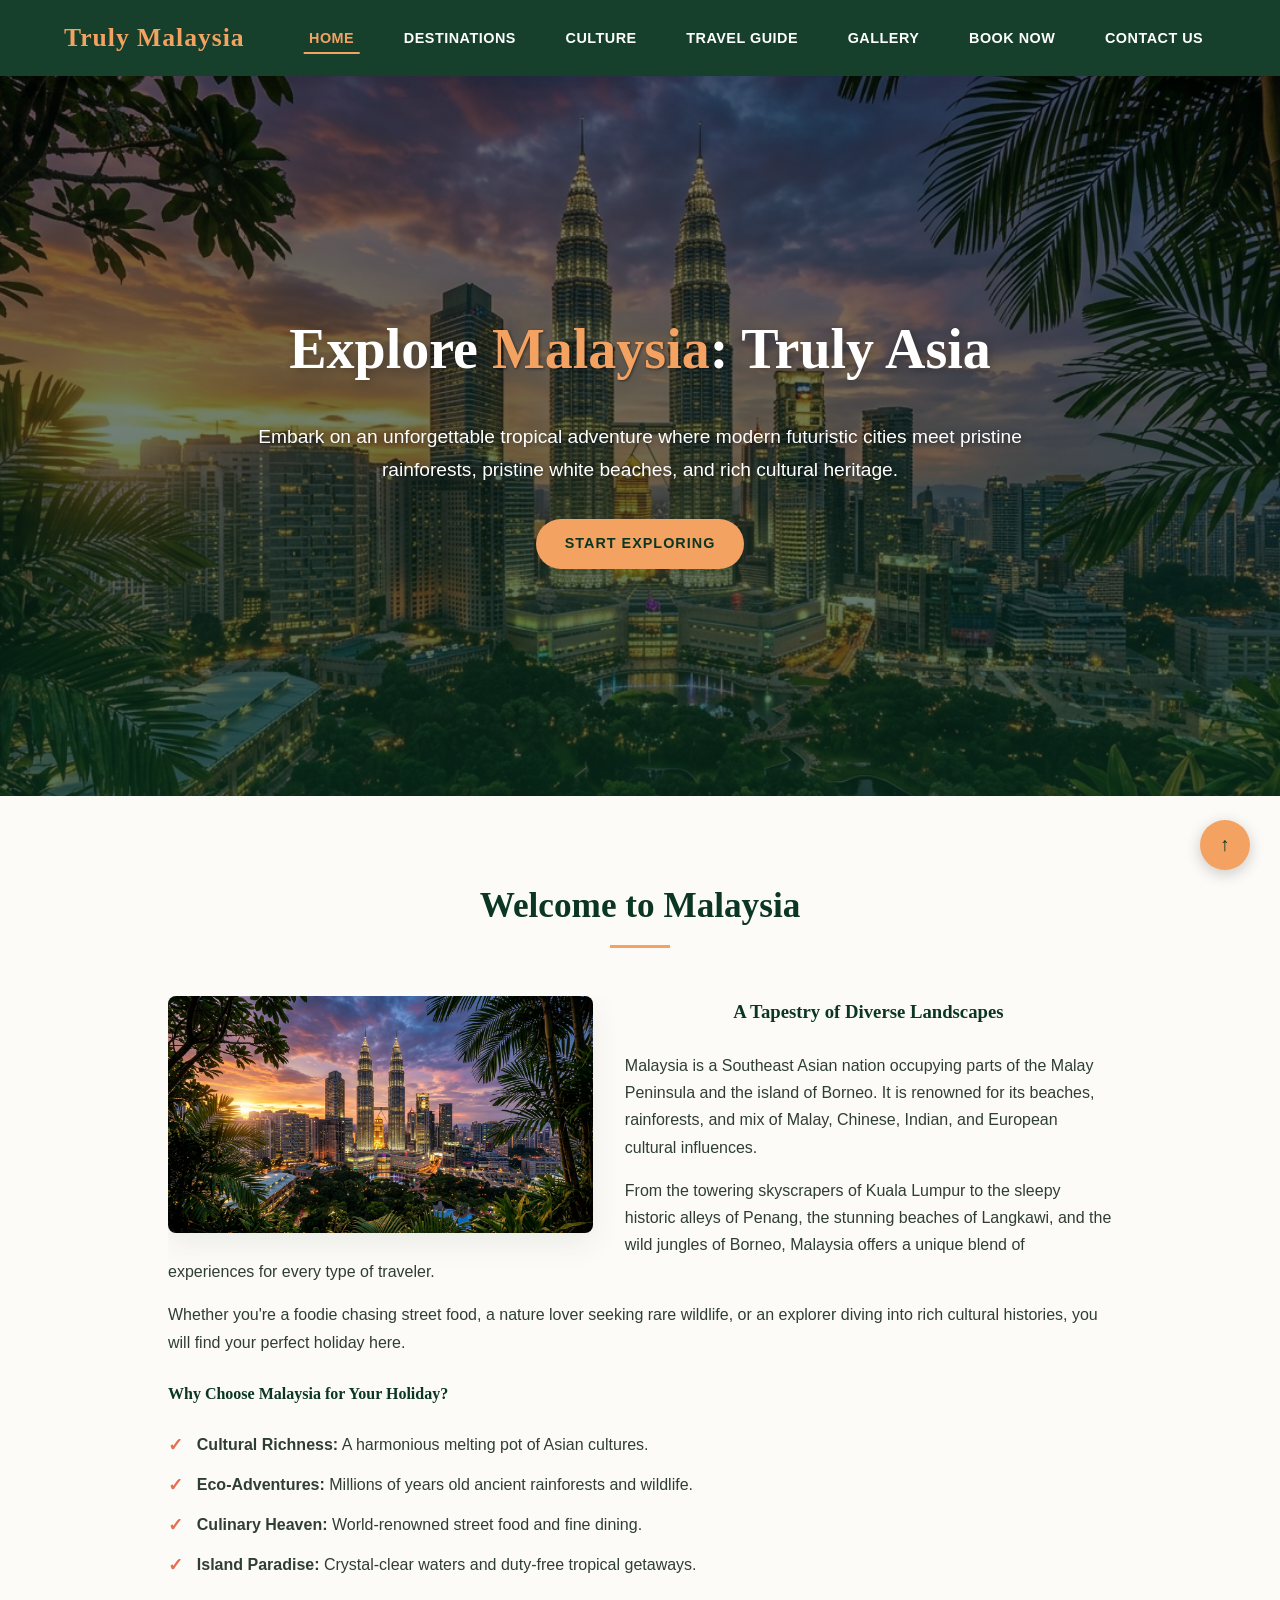
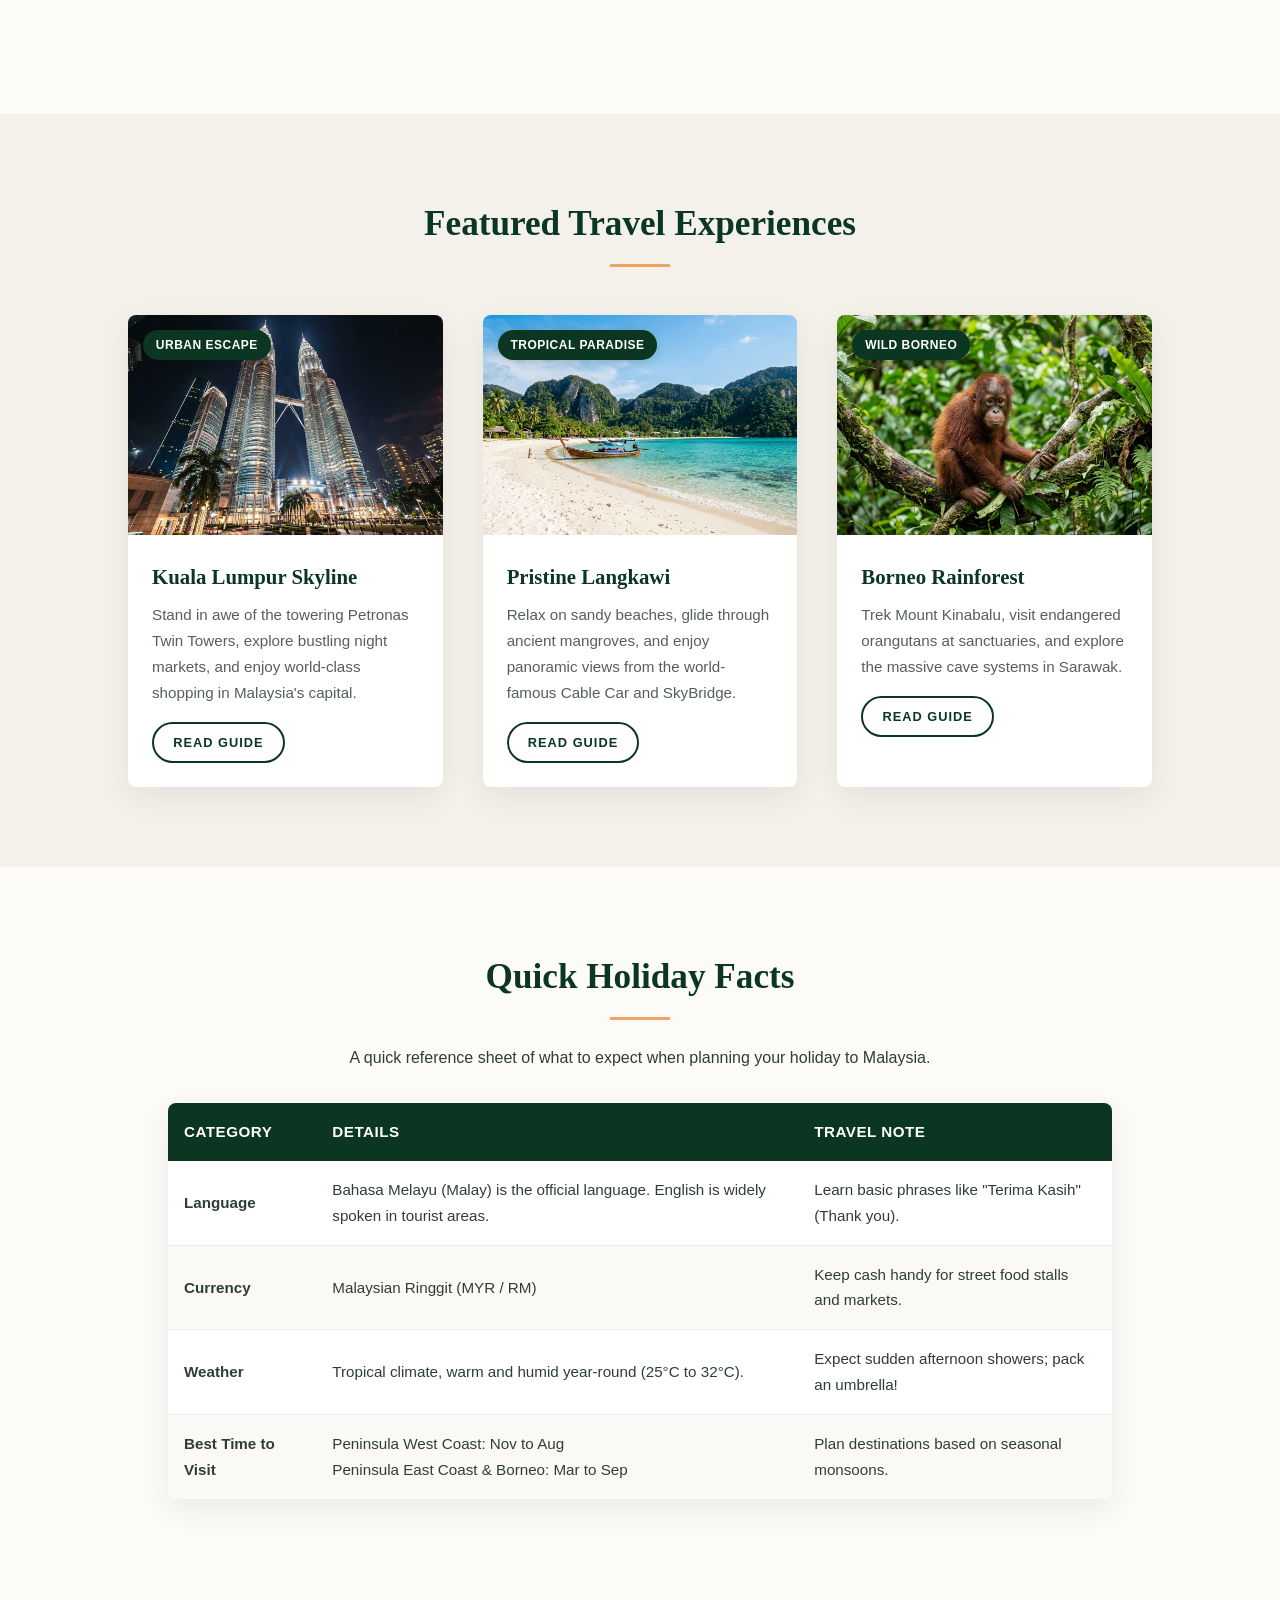
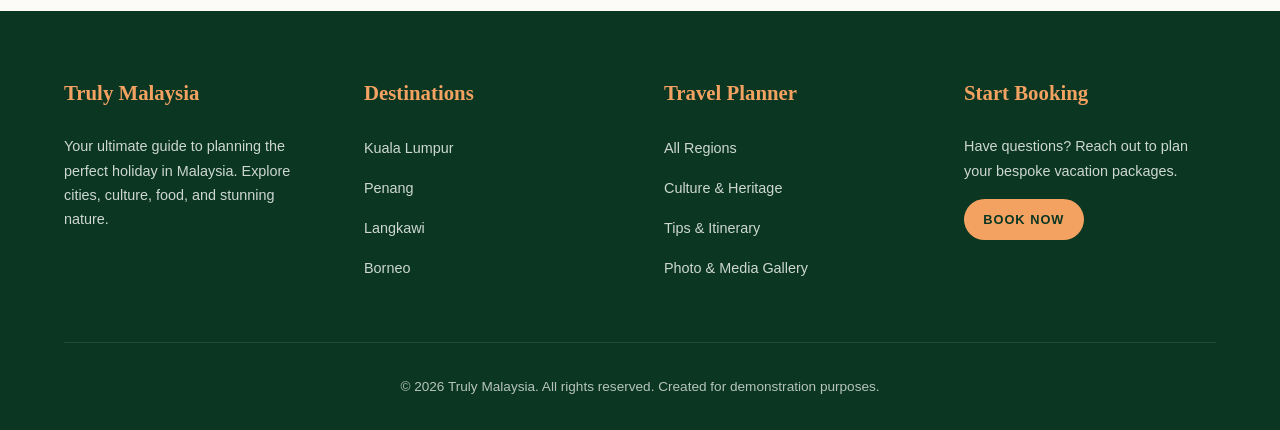
<file: index.html>
<!DOCTYPE html>
<html lang="en">
<head>
  <meta charset="UTF-8">
  <meta name="viewport" content="width=device-width, initial-scale=1.0">
  <meta name="description" content="Discover the ultimate travel guide to Holiday in Malaysia. Explore cities, beaches, heritage, rainforests, and diverse cultures.">
  <title>Holiday in Malaysia | Truly Asia Travel Guide</title>
  <!-- External Style Sheet Link -->
  <link rel="stylesheet" href="assets/css/style.css">
</head>
<body>

  <!-- Sticky Header Navigation -->
  <header>
    <div class="logo">
      <a href="index.html">Truly Malaysia</a>
    </div>
    <nav>
      <ul>
        <li><a href="index.html" class="active">Home</a></li>
        <li class="dropdown">
          <a href="destinations.html">Destinations</a>
          <ul class="dropdown-menu">
            <li><a href="kuala-lumpur.html">Kuala Lumpur</a></li>
            <li><a href="penang.html">Penang</a></li>
            <li><a href="langkawi.html">Langkawi</a></li>
            <li><a href="borneo.html">Borneo</a></li>
          </ul>
        </li>
        <li><a href="culture.html">Culture</a></li>
        <li><a href="travel-guide.html">Travel Guide</a></li>
        <li><a href="gallery.html">Gallery</a></li>
        <li><a href="contact.html">Book Now</a></li><li><a href="contact-us.html">Contact Us</a></li>
      </ul>
    </nav>
  </header>

  <!-- Hero Section with Background Styling (Linear Gradient overlay + image) -->
  <section class="hero">
    <div class="hero-content">
      <!-- Inline Style Demo on Highlighted Text -->
      <h1>Explore <span style="color: var(--accent); text-shadow: 1px 1px 3px rgba(0,0,0,0.5);">Malaysia</span>: Truly Asia</h1>
      <p>Embark on an unforgettable tropical adventure where modern futuristic cities meet pristine rainforests, pristine white beaches, and rich cultural heritage.</p>
      <a href="destinations.html" class="btn btn-primary">Start Exploring</a>
    </div>
  </section>

  <!-- Intro Section with Floated Image and Wrapping Text -->
  <section class="section container">
    <h2 class="section-title text-center">Welcome to Malaysia</h2>
    <div class="float-container">
      <!-- Floated Image on the Left for Text Wrap -->
      <img src="assets/images/hero-home.jpg" alt="Beautiful Malaysia View" class="float-img-left">
      <div>
        <h3>A Tapestry of Diverse Landscapes</h3>
        <p style="margin-bottom: 1rem;">Malaysia is a Southeast Asian nation occupying parts of the Malay Peninsula and the island of Borneo. It is renowned for its beaches, rainforests, and mix of Malay, Chinese, Indian, and European cultural influences.</p>
        <p style="margin-bottom: 1rem;">From the towering skyscrapers of Kuala Lumpur to the sleepy historic alleys of Penang, the stunning beaches of Langkawi, and the wild jungles of Borneo, Malaysia offers a unique blend of experiences for every type of traveler.</p>
        <p>Whether you're a foodie chasing street food, a nature lover seeking rare wildlife, or an explorer diving into rich cultural histories, you will find your perfect holiday here.</p>
        
        <!-- Unordered List -->
        <h4 style="margin-top: 1.5rem; color: var(--primary);">Why Choose Malaysia for Your Holiday?</h4>
        <ul class="custom-list">
          <li><strong>Cultural Richness:</strong> A harmonious melting pot of Asian cultures.</li>
          <li><strong>Eco-Adventures:</strong> Millions of years old ancient rainforests and wildlife.</li>
          <li><strong>Culinary Heaven:</strong> World-renowned street food and fine dining.</li>
          <li><strong>Island Paradise:</strong> Crystal-clear waters and duty-free tropical getaways.</li>
        </ul>
      </div>
    </div>
    <!-- Clear Float to prevent layout spill -->
    <div class="clear-float"></div>
  </section>

  <!-- Quick Attractions Highlight (3 Columns Grid with Absolute positioned Badges) -->
  <section class="section section-alt">
    <div class="container">
      <h2 class="section-title text-center">Featured Travel Experiences</h2>
      <div class="grid-3">
        
        <!-- Card 1 -->
        <div class="card">
          <!-- Absolute Badge Positioned Inside Image Wrapper -->
          <div class="card-badge">Urban Escape</div>
          <div class="card-img-wrapper">
            <img src="assets/images/kl-towers.jpg" alt="Kuala Lumpur Towers">
          </div>
          <div class="card-content">
            <h3>Kuala Lumpur Skyline</h3>
            <p>Stand in awe of the towering Petronas Twin Towers, explore bustling night markets, and enjoy world-class shopping in Malaysia's capital.</p>
            <a href="kuala-lumpur.html" class="btn btn-secondary btn-sm" style="padding: 0.5rem 1.2rem; font-size: 0.8rem;">Read Guide</a>
          </div>
        </div>

        <!-- Card 2 -->
        <div class="card">
          <div class="card-badge">Tropical Paradise</div>
          <div class="card-img-wrapper">
            <img src="assets/images/langkawi-beach.jpg" alt="Langkawi Beach">
          </div>
          <div class="card-content">
            <h3>Pristine Langkawi</h3>
            <p>Relax on sandy beaches, glide through ancient mangroves, and enjoy panoramic views from the world-famous Cable Car and SkyBridge.</p>
            <a href="langkawi.html" class="btn btn-secondary btn-sm" style="padding: 0.5rem 1.2rem; font-size: 0.8rem;">Read Guide</a>
          </div>
        </div>

        <!-- Card 3 -->
        <div class="card">
          <div class="card-badge">Wild Borneo</div>
          <div class="card-img-wrapper">
            <img src="assets/images/borneo-wildlife.jpg" alt="Borneo Wildlife">
          </div>
          <div class="card-content">
            <h3>Borneo Rainforest</h3>
            <p>Trek Mount Kinabalu, visit endangered orangutans at sanctuaries, and explore the massive cave systems in Sarawak.</p>
            <a href="borneo.html" class="btn btn-secondary btn-sm" style="padding: 0.5rem 1.2rem; font-size: 0.8rem;">Read Guide</a>
          </div>
        </div>

      </div>
    </div>
  </section>

  <!-- Navigation Summary / General Information (Table demonstration) -->
  <section class="section container">
    <h2 class="section-title text-center">Quick Holiday Facts</h2>
    <p class="text-center" style="max-width: 600px; margin: -1.5rem auto 2rem;">A quick reference sheet of what to expect when planning your holiday to Malaysia.</p>
    
    <table class="info-table">
      <thead>
        <tr>
          <th>Category</th>
          <th>Details</th>
          <th>Travel Note</th>
        </tr>
      </thead>
      <tbody>
        <tr>
          <td><strong>Language</strong></td>
          <td>Bahasa Melayu (Malay) is the official language. English is widely spoken in tourist areas.</td>
          <td>Learn basic phrases like "Terima Kasih" (Thank you).</td>
        </tr>
        <tr>
          <td><strong>Currency</strong></td>
          <td>Malaysian Ringgit (MYR / RM)</td>
          <td>Keep cash handy for street food stalls and markets.</td>
        </tr>
        <tr>
          <td><strong>Weather</strong></td>
          <td>Tropical climate, warm and humid year-round (25°C to 32°C).</td>
          <td>Expect sudden afternoon showers; pack an umbrella!</td>
        </tr>
        <tr>
          <td><strong>Best Time to Visit</strong></td>
          <td>Peninsula West Coast: Nov to Aug<br>Peninsula East Coast & Borneo: Mar to Sep</td>
          <td>Plan destinations based on seasonal monsoons.</td>
        </tr>
      </tbody>
    </table>
  </section>

  <!-- Fixed Back to Top Link -->
  <a href="#" class="back-to-top" title="Go to top">↑</a>

  <!-- Footer Section -->
  <footer>
    <div class="footer-grid">
      <div class="footer-col">
        <h3>Truly Malaysia</h3>
        <p>Your ultimate guide to planning the perfect holiday in Malaysia. Explore cities, culture, food, and stunning nature.</p>
      </div>
      <div class="footer-col">
        <h3>Destinations</h3>
        <ul>
          <li><a href="kuala-lumpur.html">Kuala Lumpur</a></li>
          <li><a href="penang.html">Penang</a></li>
          <li><a href="langkawi.html">Langkawi</a></li>
          <li><a href="borneo.html">Borneo</a></li>
        </ul>
      </div>
      <div class="footer-col">
        <h3>Travel Planner</h3>
        <ul>
          <li><a href="destinations.html">All Regions</a></li>
          <li><a href="culture.html">Culture & Heritage</a></li>
          <li><a href="travel-guide.html">Tips & Itinerary</a></li>
          <li><a href="gallery.html">Photo & Media Gallery</a></li>
        </ul>
      </div>
      <div class="footer-col">
        <h3>Start Booking</h3>
        <p>Have questions? Reach out to plan your bespoke vacation packages.</p>
        <a href="contact.html" class="btn btn-primary" style="margin-top: 1rem; font-size: 0.8rem; padding: 0.6rem 1.2rem;">Book Now</a>
      </div>
    </div>
    <div class="footer-bottom">
      <p>&copy; 2026 Truly Malaysia. All rights reserved. Created for demonstration purposes.</p>
    </div>
  </footer>

</body>
</html>
</file>
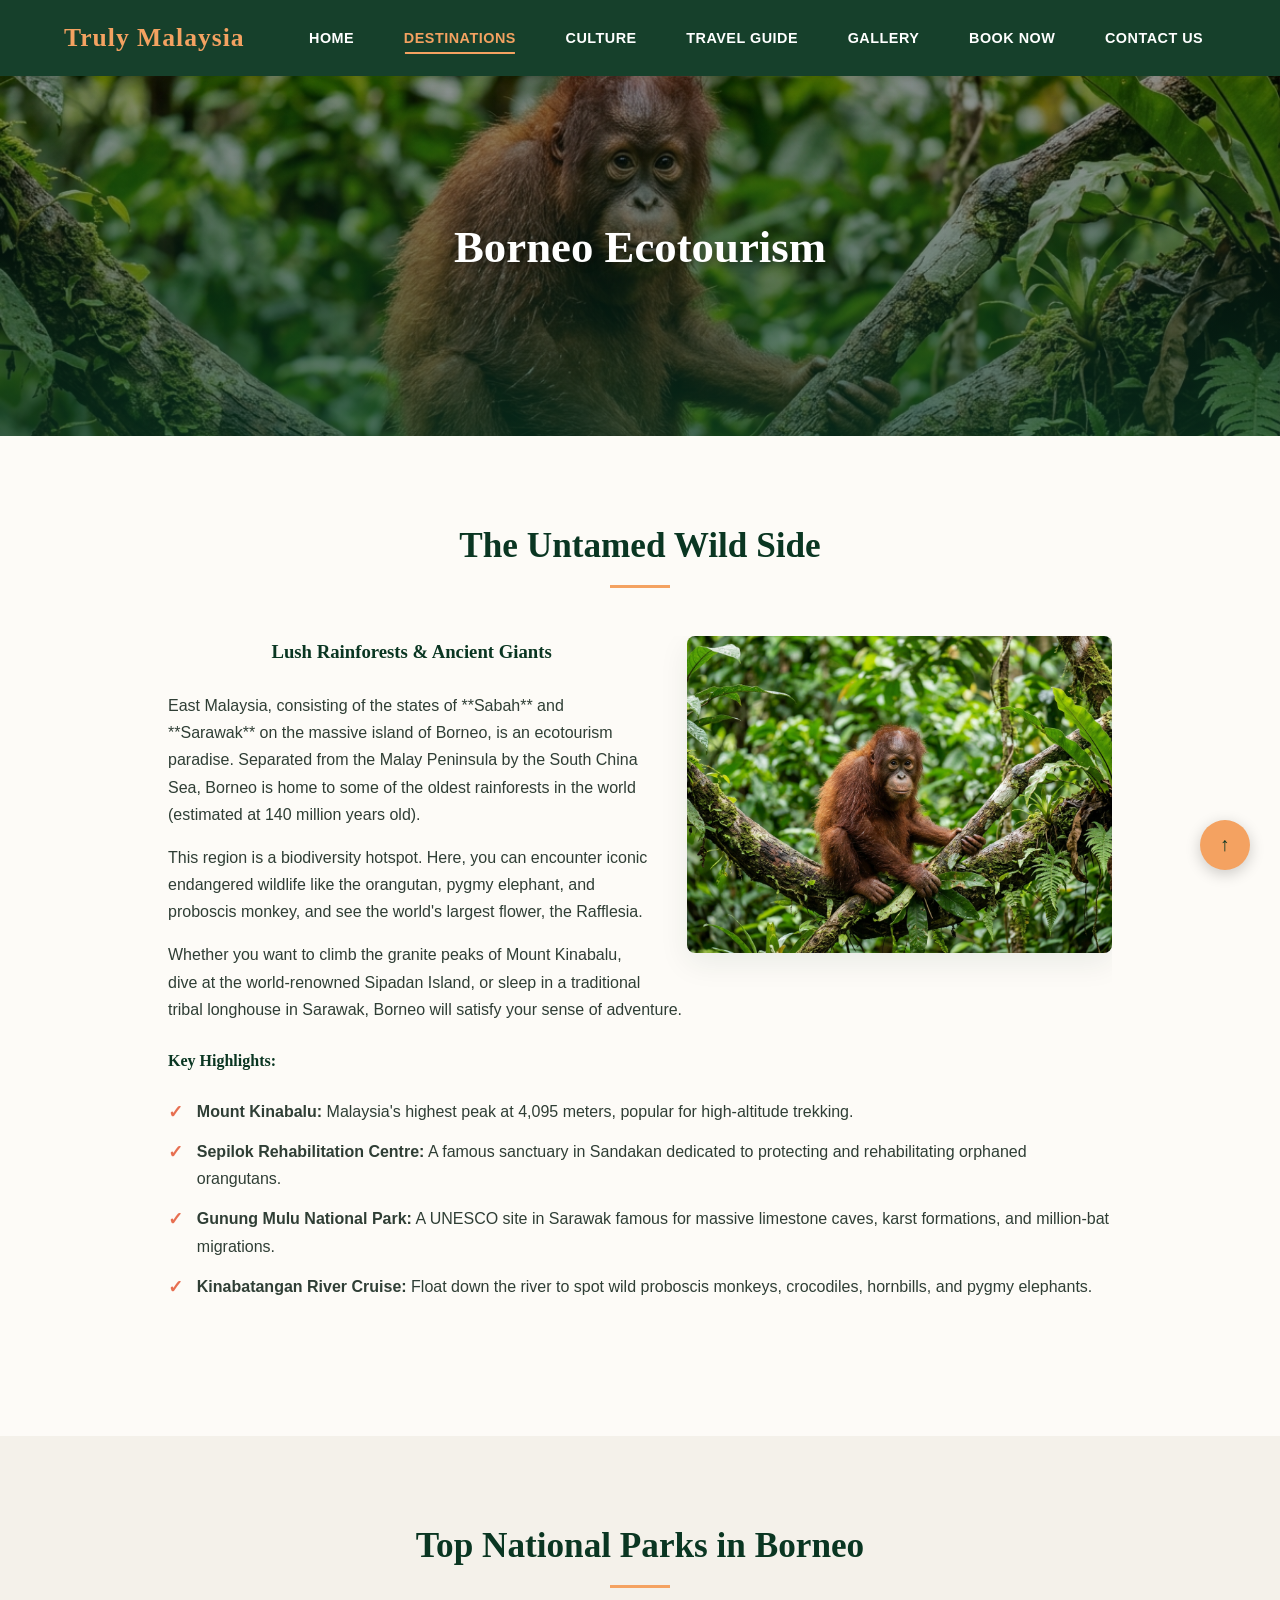
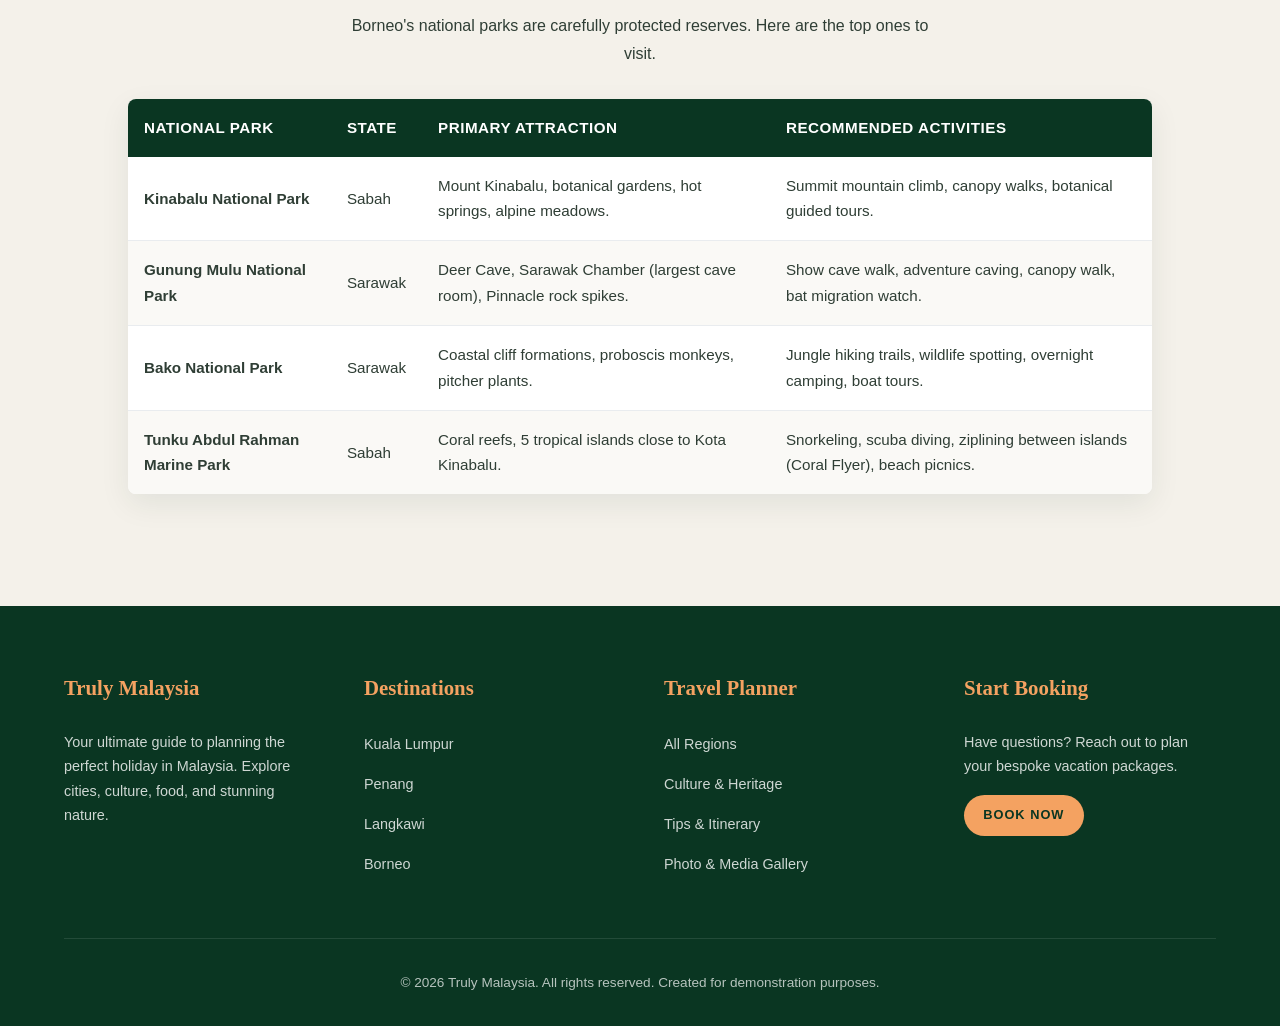
<file: borneo.html>
<!DOCTYPE html>
<html lang="en">
<head>
  <meta charset="UTF-8">
  <meta name="viewport" content="width=device-width, initial-scale=1.0">
  <meta name="description" content="Explore East Malaysia in Borneo. Sabah and Sarawak guides, Mount Kinabalu, orangutans, tropical rainforests, and ethnic longhouses.">
  <title>Borneo (Sabah & Sarawak) Travel Guide | Truly Malaysia</title>
  <link rel="stylesheet" href="assets/css/style.css">
</head>
<body>

  <!-- Sticky Header Navigation -->
  <header>
    <div class="logo">
      <a href="index.html">Truly Malaysia</a>
    </div>
    <nav>
      <ul>
        <li><a href="index.html">Home</a></li>
        <li class="dropdown">
          <a href="destinations.html" class="active">Destinations</a>
          <ul class="dropdown-menu">
            <li><a href="kuala-lumpur.html">Kuala Lumpur</a></li>
            <li><a href="penang.html">Penang</a></li>
            <li><a href="langkawi.html">Langkawi</a></li>
            <li><a href="borneo.html" class="active">Borneo</a></li>
          </ul>
        </li>
        <li><a href="culture.html">Culture</a></li>
        <li><a href="travel-guide.html">Travel Guide</a></li>
        <li><a href="gallery.html">Gallery</a></li>
        <li><a href="contact.html">Book Now</a></li><li><a href="contact-us.html">Contact Us</a></li>
      </ul>
    </nav>
  </header>

  <!-- Page Banner with Borneo Rainforest Background -->
  <section class="page-banner" style="background-image: linear-gradient(rgba(0, 0, 0, 0.4), rgba(10, 54, 34, 0.7)), url('assets/images/borneo-wildlife.jpg');">
    <h1>Borneo Ecotourism</h1>
  </section>

  <!-- Introduction Section with Float layout -->
  <section class="section container">
    <h2 class="section-title">The Untamed Wild Side</h2>
    <div class="float-container">
      <img src="assets/images/borneo-wildlife.jpg" alt="Borneo Orangutan on Tree" class="float-img-right">
      <div>
        <h3>Lush Rainforests & Ancient Giants</h3>
        <p style="margin-bottom: 1rem;">East Malaysia, consisting of the states of **Sabah** and **Sarawak** on the massive island of Borneo, is an ecotourism paradise. Separated from the Malay Peninsula by the South China Sea, Borneo is home to some of the oldest rainforests in the world (estimated at 140 million years old).</p>
        <p style="margin-bottom: 1rem;">This region is a biodiversity hotspot. Here, you can encounter iconic endangered wildlife like the orangutan, pygmy elephant, and proboscis monkey, and see the world's largest flower, the Rafflesia.</p>
        <p>Whether you want to climb the granite peaks of Mount Kinabalu, dive at the world-renowned Sipadan Island, or sleep in a traditional tribal longhouse in Sarawak, Borneo will satisfy your sense of adventure.</p>
        
        <h4 style="margin-top: 1.5rem; color: var(--primary);">Key Highlights:</h4>
        <ul class="custom-list">
          <li><strong>Mount Kinabalu:</strong> Malaysia's highest peak at 4,095 meters, popular for high-altitude trekking.</li>
          <li><strong>Sepilok Rehabilitation Centre:</strong> A famous sanctuary in Sandakan dedicated to protecting and rehabilitating orphaned orangutans.</li>
          <li><strong>Gunung Mulu National Park:</strong> A UNESCO site in Sarawak famous for massive limestone caves, karst formations, and million-bat migrations.</li>
          <li><strong>Kinabatangan River Cruise:</strong> Float down the river to spot wild proboscis monkeys, crocodiles, hornbills, and pygmy elephants.</li>
        </ul>
      </div>
    </div>
    <div class="clear-float"></div>
  </section>

  <!-- National Parks Table Section -->
  <section class="section section-alt">
    <div class="container">
      <h2 class="section-title text-center">Top National Parks in Borneo</h2>
      <p class="text-center" style="max-width: 600px; margin: -1.5rem auto 2rem;">Borneo's national parks are carefully protected reserves. Here are the top ones to visit.</p>
      
      <table class="info-table">
        <thead>
          <tr>
            <th>National Park</th>
            <th>State</th>
            <th>Primary Attraction</th>
            <th>Recommended Activities</th>
          </tr>
        </thead>
        <tbody>
          <tr>
            <td><strong>Kinabalu National Park</strong></td>
            <td>Sabah</td>
            <td>Mount Kinabalu, botanical gardens, hot springs, alpine meadows.</td>
            <td>Summit mountain climb, canopy walks, botanical guided tours.</td>
          </tr>
          <tr>
            <td><strong>Gunung Mulu National Park</strong></td>
            <td>Sarawak</td>
            <td>Deer Cave, Sarawak Chamber (largest cave room), Pinnacle rock spikes.</td>
            <td>Show cave walk, adventure caving, canopy walk, bat migration watch.</td>
          </tr>
          <tr>
            <td><strong>Bako National Park</strong></td>
            <td>Sarawak</td>
            <td>Coastal cliff formations, proboscis monkeys, pitcher plants.</td>
            <td>Jungle hiking trails, wildlife spotting, overnight camping, boat tours.</td>
          </tr>
          <tr>
            <td><strong>Tunku Abdul Rahman Marine Park</strong></td>
            <td>Sabah</td>
            <td>Coral reefs, 5 tropical islands close to Kota Kinabalu.</td>
            <td>Snorkeling, scuba diving, ziplining between islands (Coral Flyer), beach picnics.</td>
          </tr>
        </tbody>
      </table>
    </div>
  </section>

  <!-- Fixed Back to Top Link -->
  <a href="#" class="back-to-top" title="Go to top">↑</a>

  <!-- Footer Section -->
  <footer>
    <div class="footer-grid">
      <div class="footer-col">
        <h3>Truly Malaysia</h3>
        <p>Your ultimate guide to planning the perfect holiday in Malaysia. Explore cities, culture, food, and stunning nature.</p>
      </div>
      <div class="footer-col">
        <h3>Destinations</h3>
        <ul>
          <li><a href="kuala-lumpur.html">Kuala Lumpur</a></li>
          <li><a href="penang.html">Penang</a></li>
          <li><a href="langkawi.html">Langkawi</a></li>
          <li><a href="borneo.html">Borneo</a></li>
        </ul>
      </div>
      <div class="footer-col">
        <h3>Travel Planner</h3>
        <ul>
          <li><a href="destinations.html">All Regions</a></li>
          <li><a href="culture.html">Culture & Heritage</a></li>
          <li><a href="travel-guide.html">Tips & Itinerary</a></li>
          <li><a href="gallery.html">Photo & Media Gallery</a></li>
        </ul>
      </div>
      <div class="footer-col">
        <h3>Start Booking</h3>
        <p>Have questions? Reach out to plan your bespoke vacation packages.</p>
        <a href="contact.html" class="btn btn-primary" style="margin-top: 1rem; font-size: 0.8rem; padding: 0.6rem 1.2rem;">Book Now</a>
      </div>
    </div>
    <div class="footer-bottom">
      <p>&copy; 2026 Truly Malaysia. All rights reserved. Created for demonstration purposes.</p>
    </div>
  </footer>

</body>
</html>
</file>
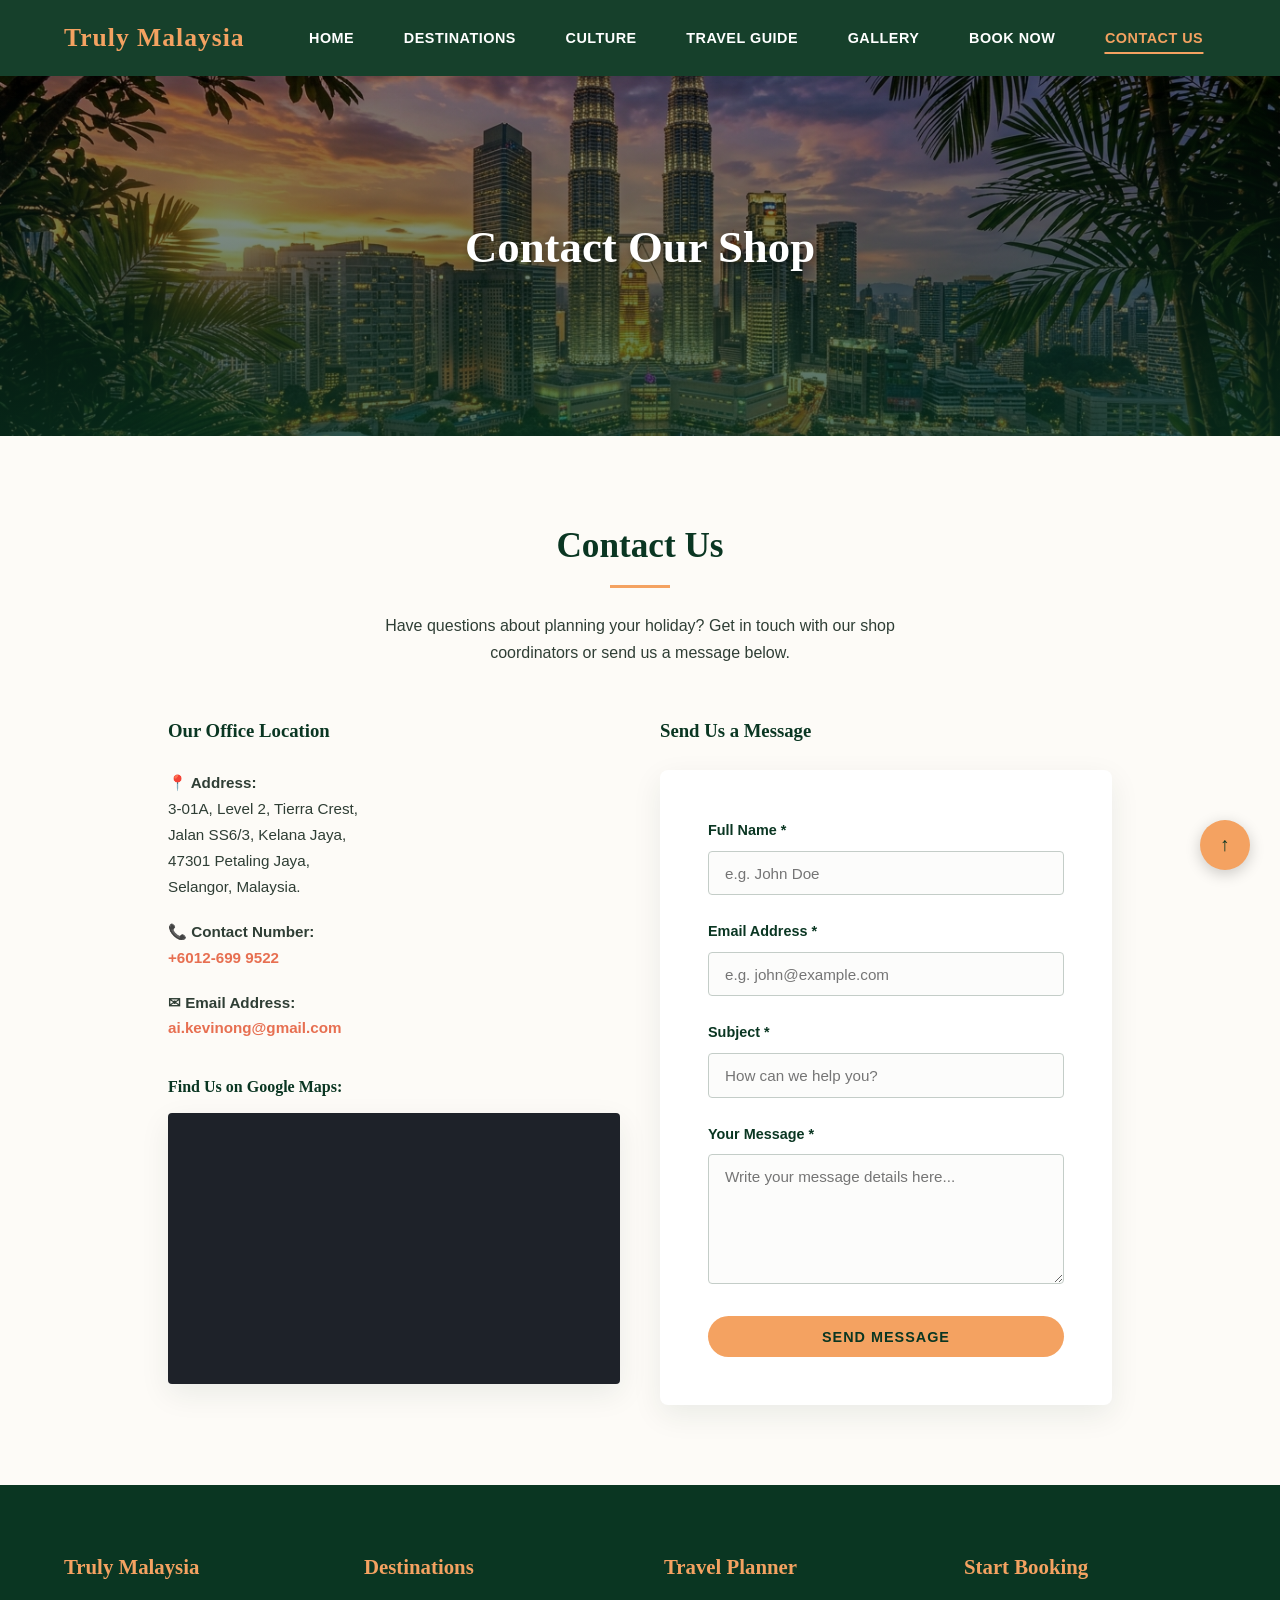
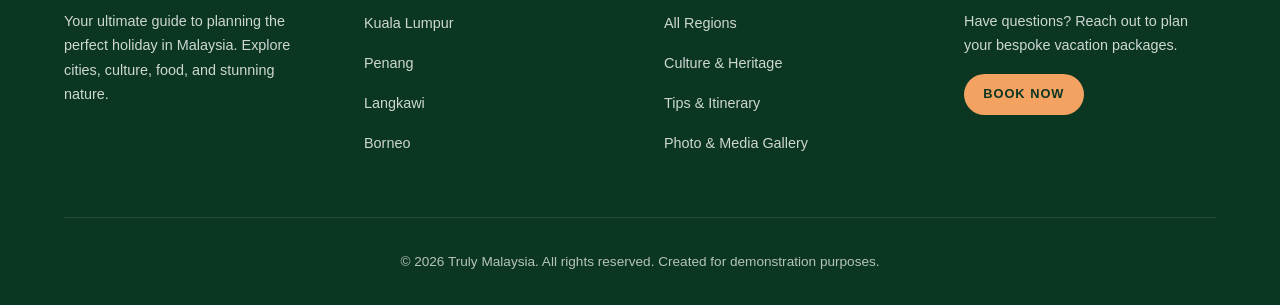
<file: contact-us.html>
<!DOCTYPE html>
<html lang="en">
<head>
  <meta charset="UTF-8">
  <meta name="viewport" content="width=device-width, initial-scale=1.0">
  <meta name="description" content="Get in touch with Truly Malaysia shop. View our shop address in Tierra Crest, contact phone number, email address, and view our location map.">
  <title>Contact Us | Truly Malaysia Shop Details</title>
  <link rel="stylesheet" href="assets/css/style.css">
  
  <style>
    /* Page-specific embedded style for Contact Us Success Modal mock */
    .success-alert {
      display: none;
      background-color: #D4EDDA;
      color: #155724;
      border: 1px solid #C3E6CB;
      padding: 1.5rem;
      border-radius: 6px;
      margin-bottom: 2rem;
      font-weight: 500;
      text-align: center;
    }
  </style>
</head>
<body>

  <!-- Sticky Header Navigation -->
  <header>
    <div class="logo">
      <a href="index.html">Truly Malaysia</a>
    </div>
    <nav>
      <ul>
        <li><a href="index.html">Home</a></li>
        <li class="dropdown">
          <a href="destinations.html">Destinations</a>
          <ul class="dropdown-menu">
            <li><a href="kuala-lumpur.html">Kuala Lumpur</a></li>
            <li><a href="penang.html">Penang</a></li>
            <li><a href="langkawi.html">Langkawi</a></li>
            <li><a href="borneo.html">Borneo</a></li>
          </ul>
        </li>
        <li><a href="culture.html">Culture</a></li>
        <li><a href="travel-guide.html">Travel Guide</a></li>
        <li><a href="gallery.html">Gallery</a></li>
        <li><a href="contact.html">Book Now</a></li>
        <li><a href="contact-us.html" class="active">Contact Us</a></li>
      </ul>
    </nav>
  </header>

  <!-- Page Banner -->
  <section class="page-banner" style="background-image: linear-gradient(rgba(0, 0, 0, 0.4), rgba(10, 54, 34, 0.7)), url('assets/images/hero-home.jpg');">
    <h1>Contact Our Shop</h1>
  </section>

  <!-- Contact Details & Map Section -->
  <section class="section container">
    <h2 class="section-title text-center">Contact Us</h2>
    <p class="text-center" style="max-width: 600px; margin: -1.5rem auto 3rem;">Have questions about planning your holiday? Get in touch with our shop coordinators or send us a message below.</p>
    
    <div class="grid-2" style="align-items: start;">
      
      <!-- Left Column: Contact Info & Google Map -->
      <div>
        <h3 style="color: var(--primary); margin-bottom: 1.5rem; text-align: left;">Our Office Location</h3>
        
        <p style="margin-bottom: 1.2rem; font-size: 0.95rem;">
          <strong>📍 Address:</strong><br>
          3-01A, Level 2, Tierra Crest,<br>
          Jalan SS6/3, Kelana Jaya,<br>
          47301 Petaling Jaya,<br>
          Selangor, Malaysia.
        </p>
        
        <p style="margin-bottom: 1.2rem; font-size: 0.95rem;">
          <strong>📞 Contact Number:</strong><br>
          <a href="tel:+60126999522" style="color: var(--accent-dark); font-weight: 600;">+6012-699 9522</a>
        </p>
        
        <p style="margin-bottom: 2rem; font-size: 0.95rem;">
          <strong>✉ Email Address:</strong><br>
          <a href="mailto:ai.kevinong@gmail.com" style="color: var(--accent-dark); font-weight: 600;">ai.kevinong@gmail.com</a>
        </p>
        
        <h4 style="color: var(--primary); margin-bottom: 0.8rem; text-align: left;">Find Us on Google Maps:</h4>
        <div class="media-container" style="margin: 0; border: 1px solid var(--border-color); border-radius: 4px;">
          <div class="video-wrapper" style="padding-bottom: 60%; height: 0;">
            <iframe src="https://www.google.com/maps/embed?pb=!1m18!1m12!1m3!1d3983.9799359991684!2d101.59767947447043!3d3.099990653453925!2m3!1f0!2f0!3f0!3m2!1i1024!2i768!4f13.1!3m3!1m2!1s0x31cc4c79abb67e89%3A0xff73acfabbd2e31c!2sUNITAR%20International%20University!5e0!3m2!1sen!2smy!4v1783187133086!5m2!1sen!2smy" width="600" height="450" style="border:0;" allowfullscreen="" loading="lazy" referrerpolicy="strict-origin-when-cross-origin"></iframe>
          </div>
        </div>
      </div>
      
      <!-- Right Column: Inquiry Form -->
      <div>
        <h3 style="color: var(--primary); margin-bottom: 1.5rem; text-align: left;">Send Us a Message</h3>
        
        <!-- Mock Success Alert Box (Target of standard submission) -->
        <div id="successMessage" class="success-alert">
          ✓ Thank you! Your message has been successfully sent. We will get back to you shortly.
        </div>

        <!-- Contact Form -->
        <form action="#" method="get" class="form-container" style="max-width: 100%;" onsubmit="document.getElementById('successMessage').style.display='block'; window.scrollTo({top: 200, behavior: 'smooth'}); return false;">
          
          <!-- Full Name -->
          <div class="form-group">
            <label for="contactName">Full Name *</label>
            <input type="text" id="contactName" name="contactName" class="form-control" placeholder="e.g. John Doe" required>
          </div>

          <!-- Email Address -->
          <div class="form-group">
            <label for="contactEmail">Email Address *</label>
            <input type="email" id="contactEmail" name="contactEmail" class="form-control" placeholder="e.g. john@example.com" required>
          </div>

          <!-- Subject -->
          <div class="form-group">
            <label for="contactSubject">Subject *</label>
            <input type="text" id="contactSubject" name="contactSubject" class="form-control" placeholder="How can we help you?" required>
          </div>

          <!-- Message -->
          <div class="form-group">
            <label for="contactMessage">Your Message *</label>
            <textarea id="contactMessage" name="contactMessage" class="form-control" rows="6" placeholder="Write your message details here..." required></textarea>
          </div>

          <!-- Form Submission -->
          <div class="text-center" style="margin-top: 1.5rem;">
            <button type="submit" class="btn btn-primary" style="width: 100%; padding: 0.8rem;">Send Message</button>
          </div>

        </form>
      </div>

    </div>
  </section>

  <!-- Fixed Back to Top Link -->
  <a href="#" class="back-to-top" title="Go to top">↑</a>

  <!-- Footer Section -->
  <footer>
    <div class="footer-grid">
      <div class="footer-col">
        <h3>Truly Malaysia</h3>
        <p>Your ultimate guide to planning the perfect holiday in Malaysia. Explore cities, culture, food, and stunning nature.</p>
      </div>
      <div class="footer-col">
        <h3>Destinations</h3>
        <ul>
          <li><a href="kuala-lumpur.html">Kuala Lumpur</a></li>
          <li><a href="penang.html">Penang</a></li>
          <li><a href="langkawi.html">Langkawi</a></li>
          <li><a href="borneo.html">Borneo</a></li>
        </ul>
      </div>
      <div class="footer-col">
        <h3>Travel Planner</h3>
        <ul>
          <li><a href="destinations.html">All Regions</a></li>
          <li><a href="culture.html">Culture & Heritage</a></li>
          <li><a href="travel-guide.html">Tips & Itinerary</a></li>
          <li><a href="gallery.html">Photo & Media Gallery</a></li>
        </ul>
      </div>
      <div class="footer-col">
        <h3>Start Booking</h3>
        <p>Have questions? Reach out to plan your bespoke vacation packages.</p>
        <a href="contact.html" class="btn btn-primary" style="margin-top: 1rem; font-size: 0.8rem; padding: 0.6rem 1.2rem;">Book Now</a>
      </div>
    </div>
    <div class="footer-bottom">
      <p>&copy; 2026 Truly Malaysia. All rights reserved. Created for demonstration purposes.</p>
    </div>
  </footer>

</body>
</html>
</file>
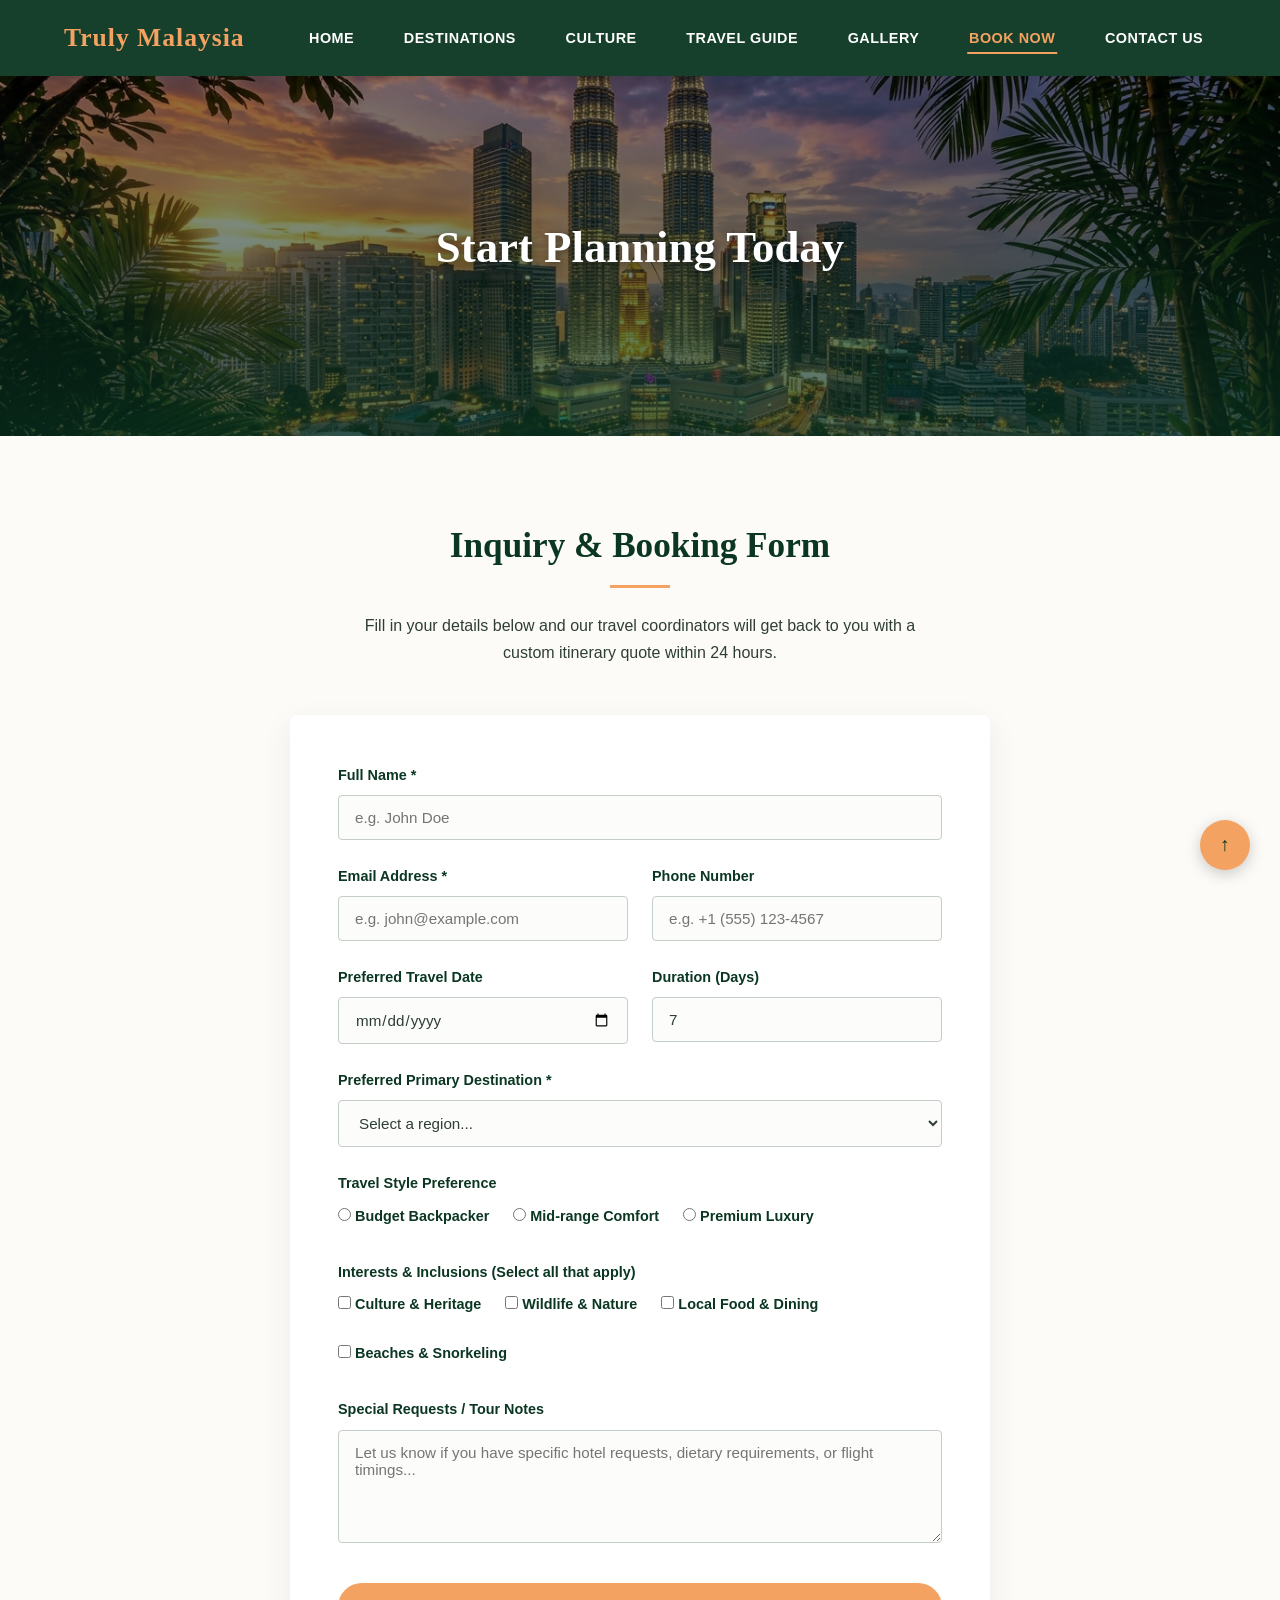
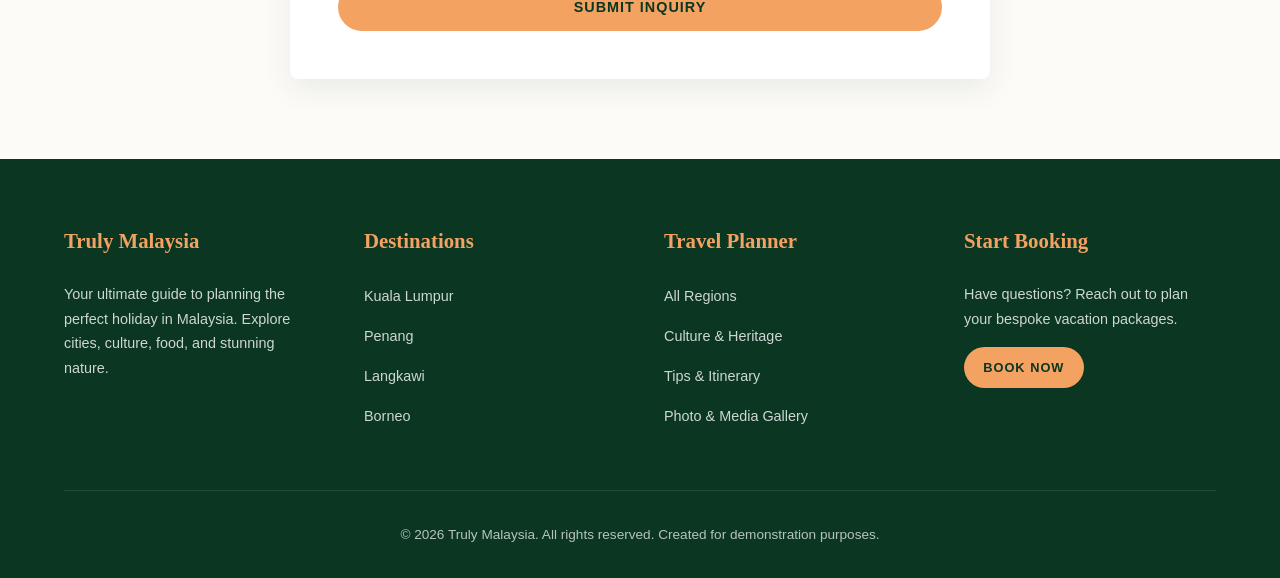
<file: contact.html>
<!DOCTYPE html>
<html lang="en">
<head>
  <meta charset="UTF-8">
  <meta name="viewport" content="width=device-width, initial-scale=1.0">
  <meta name="description" content="Book your holiday in Malaysia. Custom tour packages, pricing inquiries, and travel planning consultations. Get in touch with our experts.">
  <title>Book Your Holiday | Truly Malaysia Tour Planner</title>
  <link rel="stylesheet" href="assets/css/style.css">
  
  <style>
    /* Page-specific embedded style for Contact Form Success Modal mock */
    .success-alert {
      display: none;
      background-color: #D4EDDA;
      color: #155724;
      border: 1px solid #C3E6CB;
      padding: 1.5rem;
      border-radius: 6px;
      margin-bottom: 2rem;
      font-weight: 500;
      text-align: center;
    }
  </style>
</head>
<body>

  <!-- Sticky Header Navigation -->
  <header>
    <div class="logo">
      <a href="index.html">Truly Malaysia</a>
    </div>
    <nav>
      <ul>
        <li><a href="index.html">Home</a></li>
        <li class="dropdown">
          <a href="destinations.html">Destinations</a>
          <ul class="dropdown-menu">
            <li><a href="kuala-lumpur.html">Kuala Lumpur</a></li>
            <li><a href="penang.html">Penang</a></li>
            <li><a href="langkawi.html">Langkawi</a></li>
            <li><a href="borneo.html">Borneo</a></li>
          </ul>
        </li>
        <li><a href="culture.html">Culture</a></li>
        <li><a href="travel-guide.html">Travel Guide</a></li>
        <li><a href="gallery.html">Gallery</a></li>
        <li><a href="contact.html" class="active">Book Now</a></li>
        <li><a href="contact-us.html">Contact Us</a></li>
      </ul>
    </nav>
  </header>

  <!-- Page Banner -->
  <section class="page-banner" style="background-image: linear-gradient(rgba(0, 0, 0, 0.4), rgba(10, 54, 34, 0.7)), url('assets/images/hero-home.jpg');">
    <h1>Start Planning Today</h1>
  </section>

  <!-- Contact & Booking Form Section -->
  <section class="section container">
    <h2 class="section-title text-center">Inquiry & Booking Form</h2>
    <p class="text-center" style="max-width: 600px; margin: -1.5rem auto 3rem;">Fill in your details below and our travel coordinators will get back to you with a custom itinerary quote within 24 hours.</p>
    
    <!-- Mock Success Alert Box (Target of standard submission) -->
    <div id="successMessage" class="success-alert">
      ✓ Thank you! Your booking inquiry has been successfully submitted. We will contact you shortly.
    </div>

    <!-- Booking Form -->
    <form action="#" method="get" class="form-container" onsubmit="document.getElementById('successMessage').style.display='block'; window.scrollTo({top: 200, behavior: 'smooth'}); return false;">
      
      <!-- Full Name -->
      <div class="form-group">
        <label for="fullName">Full Name *</label>
        <input type="text" id="fullName" name="fullName" class="form-control" placeholder="e.g. John Doe" required>
      </div>

      <!-- Email & Phone number Row -->
      <div class="form-row">
        <div class="form-group">
          <label for="emailAddress">Email Address *</label>
          <input type="email" id="emailAddress" name="emailAddress" class="form-control" placeholder="e.g. john@example.com" required>
        </div>
        <div class="form-group">
          <label for="phoneNumber">Phone Number</label>
          <input type="tel" id="phoneNumber" name="phoneNumber" class="form-control" placeholder="e.g. +1 (555) 123-4567">
        </div>
      </div>

      <!-- Dates & Duration Row -->
      <div class="form-row">
        <div class="form-group">
          <label for="departureDate">Preferred Travel Date</label>
          <input type="date" id="departureDate" name="departureDate" class="form-control">
        </div>
        <div class="form-group">
          <label for="durationDays">Duration (Days)</label>
          <input type="number" id="durationDays" name="durationDays" class="form-control" min="1" max="60" value="7">
        </div>
      </div>

      <!-- Dropdown Select: Destination -->
      <div class="form-group">
        <label for="primaryDestination">Preferred Primary Destination *</label>
        <select id="primaryDestination" name="primaryDestination" class="form-control" required>
          <option value="" disabled selected>Select a region...</option>
          <option value="kuala-lumpur">Kuala Lumpur (Capital City)</option>
          <option value="penang">Penang (Food & Heritage)</option>
          <option value="langkawi">Langkawi (Island & Beach)</option>
          <option value="borneo">Borneo (Sabah & Sarawak Nature)</option>
          <option value="all-regions">Multi-Destination Package (Best of Malaysia)</option>
        </select>
      </div>

      <!-- Radio Buttons: Travel Style -->
      <div class="form-group">
        <label>Travel Style Preference</label>
        <div class="form-radio-group">
          <label class="form-check-label">
            <input type="radio" name="travelStyle" value="budget"> Budget Backpacker
          </label>
          <label class="form-check-label">
            <input type="radio" name="travelStyle" value="comfort"> Mid-range Comfort
          </label>
          <label class="form-check-label">
            <input type="radio" name="travelStyle" value="luxury"> Premium Luxury
          </label>
        </div>
      </div>

      <!-- Checkboxes: Interests -->
      <div class="form-group">
        <label>Interests & Inclusions (Select all that apply)</label>
        <div class="form-checkbox-group" style="flex-wrap: wrap; gap: 1rem 1.5rem;">
          <label class="form-check-label">
            <input type="checkbox" name="interests" value="culture"> Culture & Heritage
          </label>
          <label class="form-check-label">
            <input type="checkbox" name="interests" value="nature"> Wildlife & Nature
          </label>
          <label class="form-check-label">
            <input type="checkbox" name="interests" value="food"> Local Food & Dining
          </label>
          <label class="form-check-label">
            <input type="checkbox" name="interests" value="beaches"> Beaches & Snorkeling
          </label>
        </div>
      </div>

      <!-- Textarea: Special Requests -->
      <div class="form-group">
        <label for="specialRequests">Special Requests / Tour Notes</label>
        <textarea id="specialRequests" name="specialRequests" class="form-control" rows="5" placeholder="Let us know if you have specific hotel requests, dietary requirements, or flight timings..."></textarea>
      </div>

      <!-- Form Submission -->
      <div class="text-center" style="margin-top: 2rem;">
        <button type="submit" class="btn btn-primary" style="width: 100%; padding: 1rem;">Submit Inquiry</button>
      </div>

    </form>
  </section>

  <!-- Fixed Back to Top Link -->
  <a href="#" class="back-to-top" title="Go to top">↑</a>

  <!-- Footer Section -->
  <footer>
    <div class="footer-grid">
      <div class="footer-col">
        <h3>Truly Malaysia</h3>
        <p>Your ultimate guide to planning the perfect holiday in Malaysia. Explore cities, culture, food, and stunning nature.</p>
      </div>
      <div class="footer-col">
        <h3>Destinations</h3>
        <ul>
          <li><a href="kuala-lumpur.html">Kuala Lumpur</a></li>
          <li><a href="penang.html">Penang</a></li>
          <li><a href="langkawi.html">Langkawi</a></li>
          <li><a href="borneo.html">Borneo</a></li>
        </ul>
      </div>
      <div class="footer-col">
        <h3>Travel Planner</h3>
        <ul>
          <li><a href="destinations.html">All Regions</a></li>
          <li><a href="culture.html">Culture & Heritage</a></li>
          <li><a href="travel-guide.html">Tips & Itinerary</a></li>
          <li><a href="gallery.html">Photo & Media Gallery</a></li>
        </ul>
      </div>
      <div class="footer-col">
        <h3>Start Booking</h3>
        <p>Have questions? Reach out to plan your bespoke vacation packages.</p>
        <a href="contact.html" class="btn btn-primary" style="margin-top: 1rem; font-size: 0.8rem; padding: 0.6rem 1.2rem;">Book Now</a>
      </div>
    </div>
    <div class="footer-bottom">
      <p>&copy; 2026 Truly Malaysia. All rights reserved. Created for demonstration purposes.</p>
    </div>
  </footer>

</body>
</html>
</file>
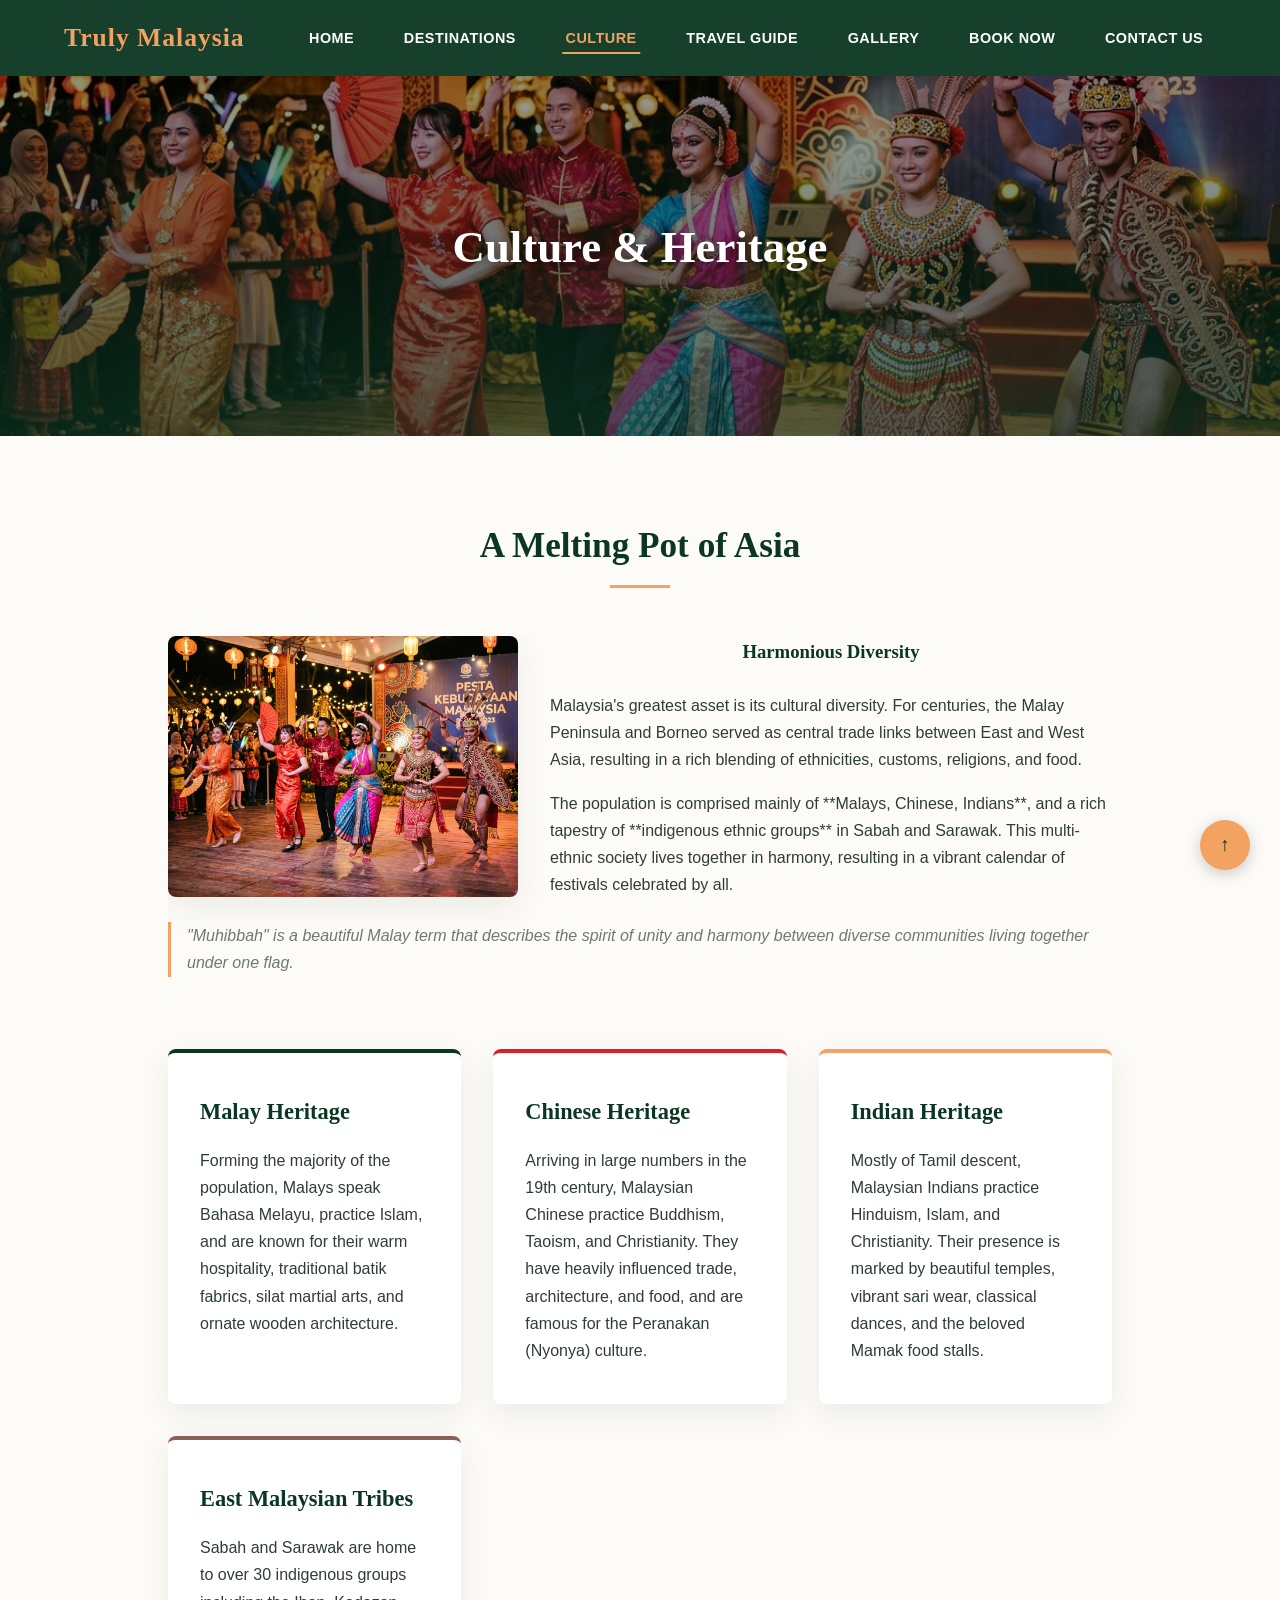
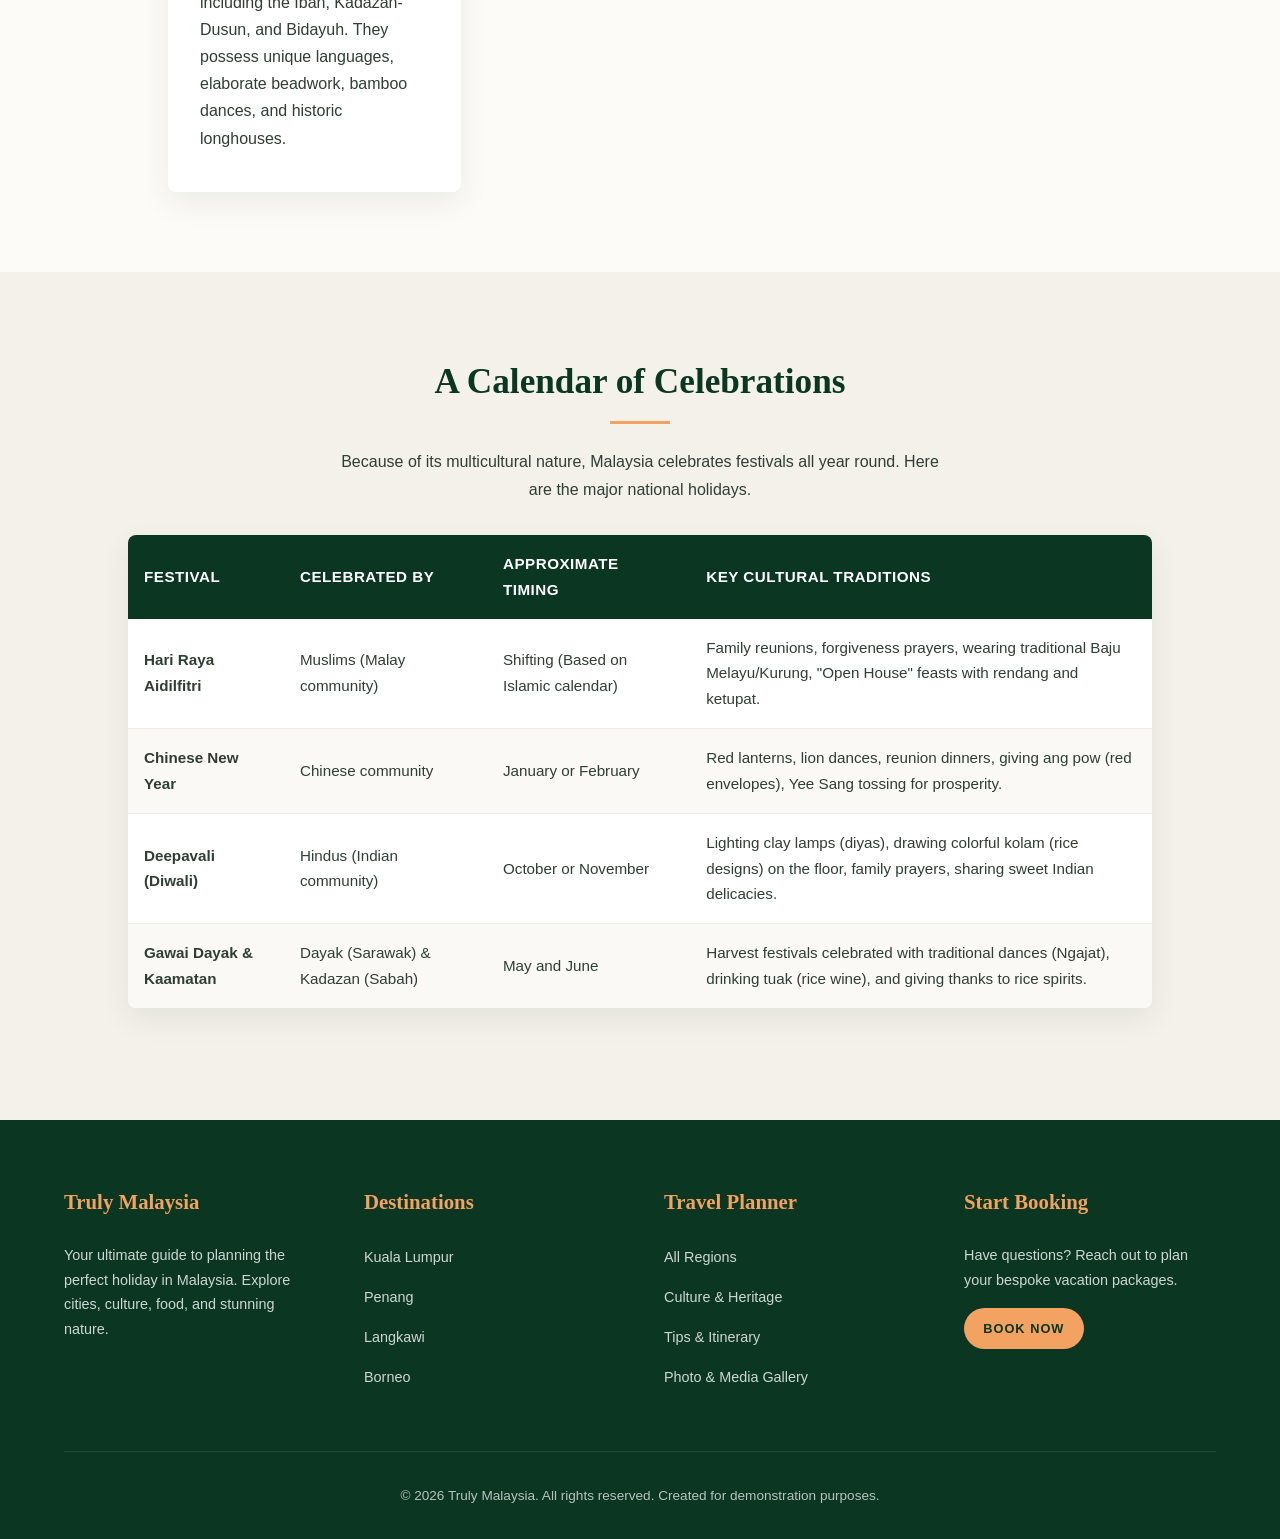
<file: culture.html>
<!DOCTYPE html>
<html lang="en">
<head>
  <meta charset="UTF-8">
  <meta name="viewport" content="width=device-width, initial-scale=1.0">
  <meta name="description" content="Explore Malaysia's diverse multicultural heritage. Learn about Malay, Chinese, Indian, and indigenous customs, traditional foods, and festivals.">
  <title>Culture & Heritage of Malaysia | Truly Malaysia</title>
  <link rel="stylesheet" href="assets/css/style.css">

  <!-- Embedded (Internal) CSS Styles Demonstration -->
  <style>
    /* Page-specific styling for Culture Page */
    .culture-card-container {
      display: grid;
      grid-template-columns: repeat(auto-fit, minmax(250px, 1fr));
      gap: 2rem;
      margin-top: 3rem;
    }

    .ethnic-block {
      background: #FFFFFF;
      padding: 2.5rem 2rem;
      border-radius: 8px;
      box-shadow: var(--card-shadow);
      border-top: 4px solid var(--primary);
      transition: var(--transition);
    }

    .ethnic-block:hover {
      transform: translateY(-5px);
      box-shadow: var(--card-hover-shadow);
    }

    /* Distinct top borders for ethnic cards using page-specific styling */
    .ethnic-malay { border-top-color: #0A3622; }      /* Green */
    .ethnic-chinese { border-top-color: #D62229; }    /* Red */
    .ethnic-indian { border-top-color: #F4A261; }     /* Orange/Gold */
    .ethnic-indigenous { border-top-color: #8C5E58; } /* Terracotta */

    .ethnic-title {
      font-family: var(--font-serif);
      font-size: 1.4rem;
      color: var(--primary);
      margin-bottom: 1rem;
      display: flex;
      align-items: center;
      gap: 0.5rem;
    }

    .cultural-quote {
      font-style: italic;
      border-left: 3px solid var(--accent);
      padding-left: 1rem;
      margin: 1.5rem 0;
      color: #6C7A72;
    }
  </style>
</head>
<body>

  <!-- Sticky Header Navigation -->
  <header>
    <div class="logo">
      <a href="index.html">Truly Malaysia</a>
    </div>
    <nav>
      <ul>
        <li><a href="index.html">Home</a></li>
        <li class="dropdown">
          <a href="destinations.html">Destinations</a>
          <ul class="dropdown-menu">
            <li><a href="kuala-lumpur.html">Kuala Lumpur</a></li>
            <li><a href="penang.html">Penang</a></li>
            <li><a href="langkawi.html">Langkawi</a></li>
            <li><a href="borneo.html">Borneo</a></li>
          </ul>
        </li>
        <li><a href="culture.html" class="active">Culture</a></li>
        <li><a href="travel-guide.html">Travel Guide</a></li>
        <li><a href="gallery.html">Gallery</a></li>
        <li><a href="contact.html">Book Now</a></li><li><a href="contact-us.html">Contact Us</a></li>
      </ul>
    </nav>
  </header>

  <!-- Page Banner with Culture Background -->
  <section class="page-banner" style="background-image: linear-gradient(rgba(0, 0, 0, 0.4), rgba(10, 54, 34, 0.7)), url('assets/images/malaysia-culture.jpg');">
    <h1>Culture & Heritage</h1>
  </section>

  <!-- Overview Section -->
  <section class="section container">
    <h2 class="section-title text-center">A Melting Pot of Asia</h2>
    <div class="float-container">
      <img src="assets/images/malaysia-culture.jpg" alt="Traditional Malaysian Dance performance" class="float-img-left" style="width: 40%; max-width: 350px;">
      <div>
        <h3>Harmonious Diversity</h3>
        <p style="margin-bottom: 1rem;">Malaysia's greatest asset is its cultural diversity. For centuries, the Malay Peninsula and Borneo served as central trade links between East and West Asia, resulting in a rich blending of ethnicities, customs, religions, and food.</p>
        <p style="margin-bottom: 1rem;">The population is comprised mainly of **Malays, Chinese, Indians**, and a rich tapestry of **indigenous ethnic groups** in Sabah and Sarawak. This multi-ethnic society lives together in harmony, resulting in a vibrant calendar of festivals celebrated by all.</p>
        <p class="cultural-quote">"Muhibbah" is a beautiful Malay term that describes the spirit of unity and harmony between diverse communities living together under one flag.</p>
      </div>
    </div>
    <div class="clear-float"></div>

    <!-- Ethnic Groups Cards (Utilizing internal CSS styles defined above) -->
    <div class="culture-card-container">
      
      <!-- Malay Block -->
      <div class="ethnic-block ethnic-malay">
        <h3 class="ethnic-title">Malay Heritage</h3>
        <p>Forming the majority of the population, Malays speak Bahasa Melayu, practice Islam, and are known for their warm hospitality, traditional batik fabrics, silat martial arts, and ornate wooden architecture.</p>
      </div>

      <!-- Chinese Block -->
      <div class="ethnic-block ethnic-chinese">
        <h3 class="ethnic-title">Chinese Heritage</h3>
        <p>Arriving in large numbers in the 19th century, Malaysian Chinese practice Buddhism, Taoism, and Christianity. They have heavily influenced trade, architecture, and food, and are famous for the Peranakan (Nyonya) culture.</p>
      </div>

      <!-- Indian Block -->
      <div class="ethnic-block ethnic-indian">
        <h3 class="ethnic-title">Indian Heritage</h3>
        <p>Mostly of Tamil descent, Malaysian Indians practice Hinduism, Islam, and Christianity. Their presence is marked by beautiful temples, vibrant sari wear, classical dances, and the beloved Mamak food stalls.</p>
      </div>

      <!-- Indigenous Block -->
      <div class="ethnic-block ethnic-indigenous">
        <h3 class="ethnic-title">East Malaysian Tribes</h3>
        <p>Sabah and Sarawak are home to over 30 indigenous groups including the Iban, Kadazan-Dusun, and Bidayuh. They possess unique languages, elaborate beadwork, bamboo dances, and historic longhouses.</p>
      </div>

    </div>
  </section>

  <!-- Major Festivals Table -->
  <section class="section section-alt">
    <div class="container">
      <h2 class="section-title text-center">A Calendar of Celebrations</h2>
      <p class="text-center" style="max-width: 600px; margin: -1.5rem auto 2rem;">Because of its multicultural nature, Malaysia celebrates festivals all year round. Here are the major national holidays.</p>
      
      <table class="info-table">
        <thead>
          <tr>
            <th>Festival</th>
            <th>Celebrated By</th>
            <th>Approximate Timing</th>
            <th>Key Cultural Traditions</th>
          </tr>
        </thead>
        <tbody>
          <tr>
            <td><strong>Hari Raya Aidilfitri</strong></td>
            <td>Muslims (Malay community)</td>
            <td>Shifting (Based on Islamic calendar)</td>
            <td>Family reunions, forgiveness prayers, wearing traditional Baju Melayu/Kurung, "Open House" feasts with rendang and ketupat.</td>
          </tr>
          <tr>
            <td><strong>Chinese New Year</strong></td>
            <td>Chinese community</td>
            <td>January or February</td>
            <td>Red lanterns, lion dances, reunion dinners, giving ang pow (red envelopes), Yee Sang tossing for prosperity.</td>
          </tr>
          <tr>
            <td><strong>Deepavali (Diwali)</strong></td>
            <td>Hindus (Indian community)</td>
            <td>October or November</td>
            <td>Lighting clay lamps (diyas), drawing colorful kolam (rice designs) on the floor, family prayers, sharing sweet Indian delicacies.</td>
          </tr>
          <tr>
            <td><strong>Gawai Dayak & Kaamatan</strong></td>
            <td>Dayak (Sarawak) & Kadazan (Sabah)</td>
            <td>May and June</td>
            <td>Harvest festivals celebrated with traditional dances (Ngajat), drinking tuak (rice wine), and giving thanks to rice spirits.</td>
          </tr>
        </tbody>
      </table>
    </div>
  </section>

  <!-- Fixed Back to Top Link -->
  <a href="#" class="back-to-top" title="Go to top">↑</a>

  <!-- Footer Section -->
  <footer>
    <div class="footer-grid">
      <div class="footer-col">
        <h3>Truly Malaysia</h3>
        <p>Your ultimate guide to planning the perfect holiday in Malaysia. Explore cities, culture, food, and stunning nature.</p>
      </div>
      <div class="footer-col">
        <h3>Destinations</h3>
        <ul>
          <li><a href="kuala-lumpur.html">Kuala Lumpur</a></li>
          <li><a href="penang.html">Penang</a></li>
          <li><a href="langkawi.html">Langkawi</a></li>
          <li><a href="borneo.html">Borneo</a></li>
        </ul>
      </div>
      <div class="footer-col">
        <h3>Travel Planner</h3>
        <ul>
          <li><a href="destinations.html">All Regions</a></li>
          <li><a href="culture.html">Culture & Heritage</a></li>
          <li><a href="travel-guide.html">Tips & Itinerary</a></li>
          <li><a href="gallery.html">Photo & Media Gallery</a></li>
        </ul>
      </div>
      <div class="footer-col">
        <h3>Start Booking</h3>
        <p>Have questions? Reach out to plan your bespoke vacation packages.</p>
        <a href="contact.html" class="btn btn-primary" style="margin-top: 1rem; font-size: 0.8rem; padding: 0.6rem 1.2rem;">Book Now</a>
      </div>
    </div>
    <div class="footer-bottom">
      <p>&copy; 2026 Truly Malaysia. All rights reserved. Created for demonstration purposes.</p>
    </div>
  </footer>

</body>
</html>
</file>
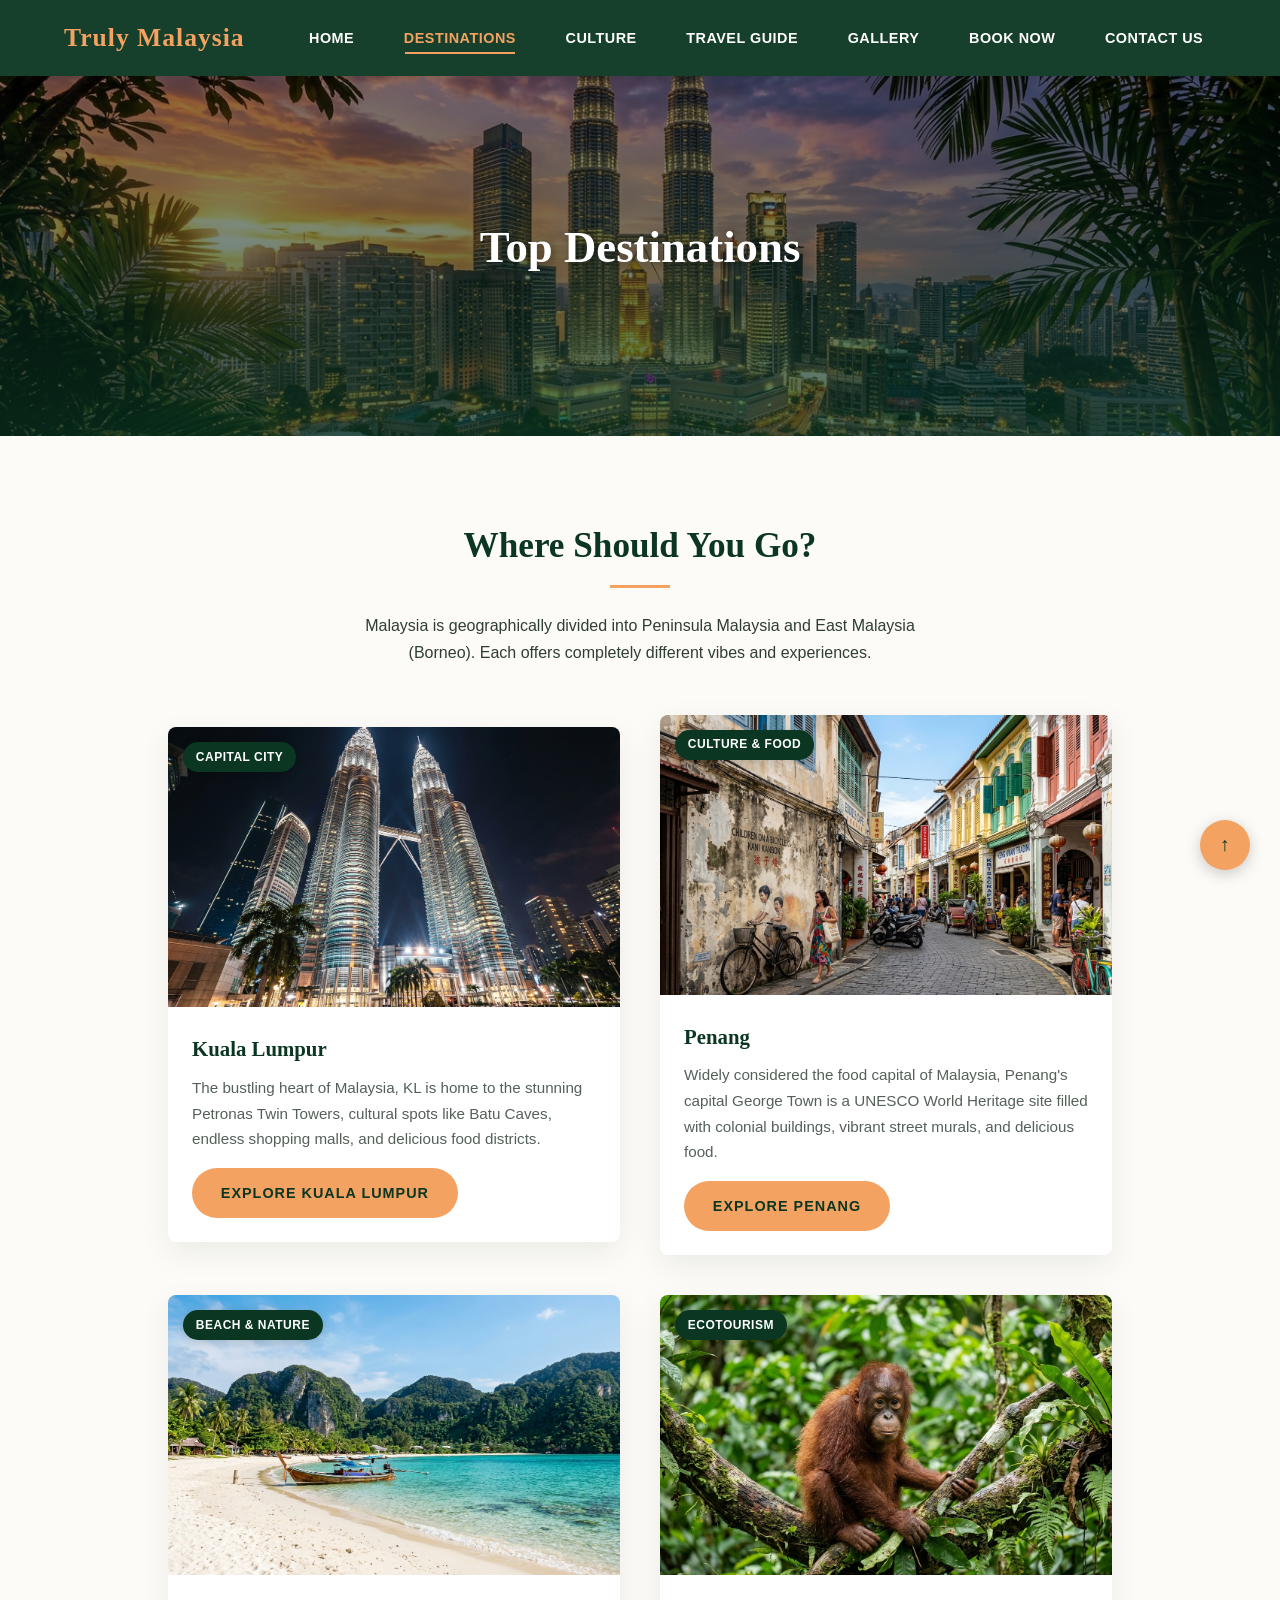
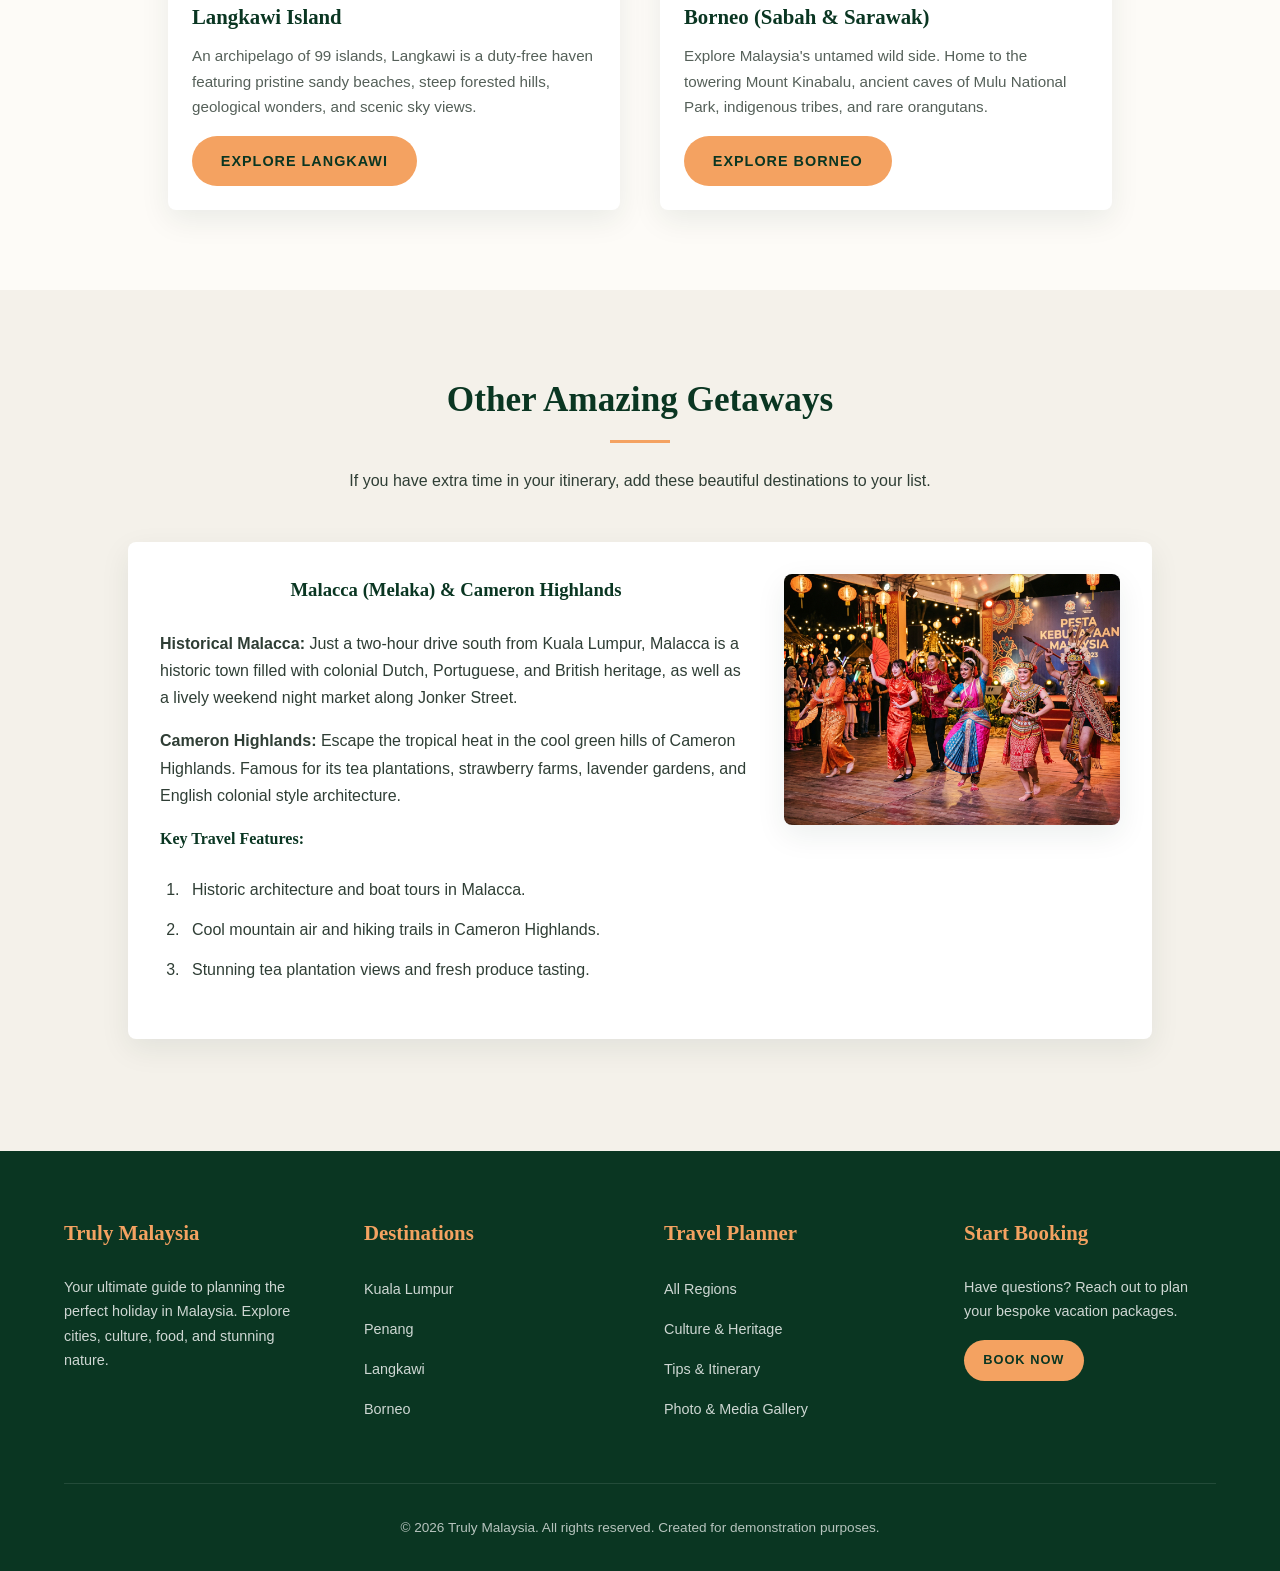
<file: destinations.html>
<!DOCTYPE html>
<html lang="en">
<head>
  <meta charset="UTF-8">
  <meta name="viewport" content="width=device-width, initial-scale=1.0">
  <meta name="description" content="Explore Malaysia's top tourist destinations. From the urban skyscrapers of Kuala Lumpur to heritage streets of Penang, beaches of Langkawi, and wilds of Borneo.">
  <title>Top Destinations in Malaysia | Travel Planner</title>
  <link rel="stylesheet" href="assets/css/style.css">
</head>
<body>

  <!-- Sticky Header Navigation -->
  <header>
    <div class="logo">
      <a href="index.html">Truly Malaysia</a>
    </div>
    <nav>
      <ul>
        <li><a href="index.html">Home</a></li>
        <li class="dropdown">
          <a href="destinations.html" class="active">Destinations</a>
          <ul class="dropdown-menu">
            <li><a href="kuala-lumpur.html">Kuala Lumpur</a></li>
            <li><a href="penang.html">Penang</a></li>
            <li><a href="langkawi.html">Langkawi</a></li>
            <li><a href="borneo.html">Borneo</a></li>
          </ul>
        </li>
        <li><a href="culture.html">Culture</a></li>
        <li><a href="travel-guide.html">Travel Guide</a></li>
        <li><a href="gallery.html">Gallery</a></li>
        <li><a href="contact.html">Book Now</a></li><li><a href="contact-us.html">Contact Us</a></li>
      </ul>
    </nav>
  </header>

  <!-- Page Banner -->
  <section class="page-banner" style="background-image: linear-gradient(rgba(0, 0, 0, 0.4), rgba(10, 54, 34, 0.7)), url('assets/images/hero-home.jpg');">
    <h1>Top Destinations</h1>
  </section>

  <!-- Main Regions Grid -->
  <section class="section container">
    <h2 class="section-title text-center">Where Should You Go?</h2>
    <p class="text-center" style="max-width: 600px; margin: -1.5rem auto 3rem;">Malaysia is geographically divided into Peninsula Malaysia and East Malaysia (Borneo). Each offers completely different vibes and experiences.</p>
    
    <div class="grid-2">
      
      <!-- Destination 1: Kuala Lumpur -->
      <div class="card">
        <div class="card-badge">Capital City</div>
        <div class="card-img-wrapper" style="height: 280px;">
          <img src="assets/images/kl-towers.jpg" alt="Kuala Lumpur Skyline">
        </div>
        <div class="card-content">
          <h3>Kuala Lumpur</h3>
          <p>The bustling heart of Malaysia, KL is home to the stunning Petronas Twin Towers, cultural spots like Batu Caves, endless shopping malls, and delicious food districts.</p>
          <a href="kuala-lumpur.html" class="btn btn-primary">Explore Kuala Lumpur</a>
        </div>
      </div>

      <!-- Destination 2: Penang -->
      <div class="card">
        <div class="card-badge">Culture & Food</div>
        <div class="card-img-wrapper" style="height: 280px;">
          <img src="assets/images/penang-heritage.jpg" alt="Penang Heritage Street">
        </div>
        <div class="card-content">
          <h3>Penang</h3>
          <p>Widely considered the food capital of Malaysia, Penang's capital George Town is a UNESCO World Heritage site filled with colonial buildings, vibrant street murals, and delicious food.</p>
          <a href="penang.html" class="btn btn-primary">Explore Penang</a>
        </div>
      </div>

      <!-- Destination 3: Langkawi -->
      <div class="card">
        <div class="card-badge">Beach & Nature</div>
        <div class="card-img-wrapper" style="height: 280px;">
          <img src="assets/images/langkawi-beach.jpg" alt="Langkawi Sandy Beach">
        </div>
        <div class="card-content">
          <h3>Langkawi Island</h3>
          <p>An archipelago of 99 islands, Langkawi is a duty-free haven featuring pristine sandy beaches, steep forested hills, geological wonders, and scenic sky views.</p>
          <a href="langkawi.html" class="btn btn-primary">Explore Langkawi</a>
        </div>
      </div>

      <!-- Destination 4: Borneo -->
      <div class="card">
        <div class="card-badge">Ecotourism</div>
        <div class="card-img-wrapper" style="height: 280px;">
          <img src="assets/images/borneo-wildlife.jpg" alt="Borneo Rainforest Wildlife">
        </div>
        <div class="card-content">
          <h3>Borneo (Sabah & Sarawak)</h3>
          <p>Explore Malaysia's untamed wild side. Home to the towering Mount Kinabalu, ancient caves of Mulu National Park, indigenous tribes, and rare orangutans.</p>
          <a href="borneo.html" class="btn btn-primary">Explore Borneo</a>
        </div>
      </div>

    </div>
  </section>

  <!-- Secondary Attractions Showcase -->
  <section class="section section-alt">
    <div class="container">
      <h2 class="section-title text-center">Other Amazing Getaways</h2>
      <p class="text-center" style="max-width: 600px; margin: -1.5rem auto 3rem;">If you have extra time in your itinerary, add these beautiful destinations to your list.</p>
      
      <!-- Float-container demonstrating float layout for secondary description -->
      <div class="float-container" style="background: white; padding: 2rem; border-radius: 8px; box-shadow: var(--card-shadow);">
        <img src="assets/images/malaysia-culture.jpg" alt="Historical Malacca Street" class="float-img-right" style="width: 35%; min-width: 250px;">
        <div>
          <h3>Malacca (Melaka) & Cameron Highlands</h3>
          <p style="margin-bottom: 1rem;"><strong>Historical Malacca:</strong> Just a two-hour drive south from Kuala Lumpur, Malacca is a historic town filled with colonial Dutch, Portuguese, and British heritage, as well as a lively weekend night market along Jonker Street.</p>
          <p style="margin-bottom: 1rem;"><strong>Cameron Highlands:</strong> Escape the tropical heat in the cool green hills of Cameron Highlands. Famous for its tea plantations, strawberry farms, lavender gardens, and English colonial style architecture.</p>
          
          <h4 style="color: var(--primary); margin-top: 1rem;">Key Travel Features:</h4>
          <!-- Ordered List -->
          <ol class="custom-ol">
            <li>Historic architecture and boat tours in Malacca.</li>
            <li>Cool mountain air and hiking trails in Cameron Highlands.</li>
            <li>Stunning tea plantation views and fresh produce tasting.</li>
          </ol>
        </div>
      </div>
      <div class="clear-float"></div>
    </div>
  </section>

  <!-- Fixed Back to Top Link -->
  <a href="#" class="back-to-top" title="Go to top">↑</a>

  <!-- Footer Section -->
  <footer>
    <div class="footer-grid">
      <div class="footer-col">
        <h3>Truly Malaysia</h3>
        <p>Your ultimate guide to planning the perfect holiday in Malaysia. Explore cities, culture, food, and stunning nature.</p>
      </div>
      <div class="footer-col">
        <h3>Destinations</h3>
        <ul>
          <li><a href="kuala-lumpur.html">Kuala Lumpur</a></li>
          <li><a href="penang.html">Penang</a></li>
          <li><a href="langkawi.html">Langkawi</a></li>
          <li><a href="borneo.html">Borneo</a></li>
        </ul>
      </div>
      <div class="footer-col">
        <h3>Travel Planner</h3>
        <ul>
          <li><a href="destinations.html">All Regions</a></li>
          <li><a href="culture.html">Culture & Heritage</a></li>
          <li><a href="travel-guide.html">Tips & Itinerary</a></li>
          <li><a href="gallery.html">Photo & Media Gallery</a></li>
        </ul>
      </div>
      <div class="footer-col">
        <h3>Start Booking</h3>
        <p>Have questions? Reach out to plan your bespoke vacation packages.</p>
        <a href="contact.html" class="btn btn-primary" style="margin-top: 1rem; font-size: 0.8rem; padding: 0.6rem 1.2rem;">Book Now</a>
      </div>
    </div>
    <div class="footer-bottom">
      <p>&copy; 2026 Truly Malaysia. All rights reserved. Created for demonstration purposes.</p>
    </div>
  </footer>

</body>
</html>
</file>
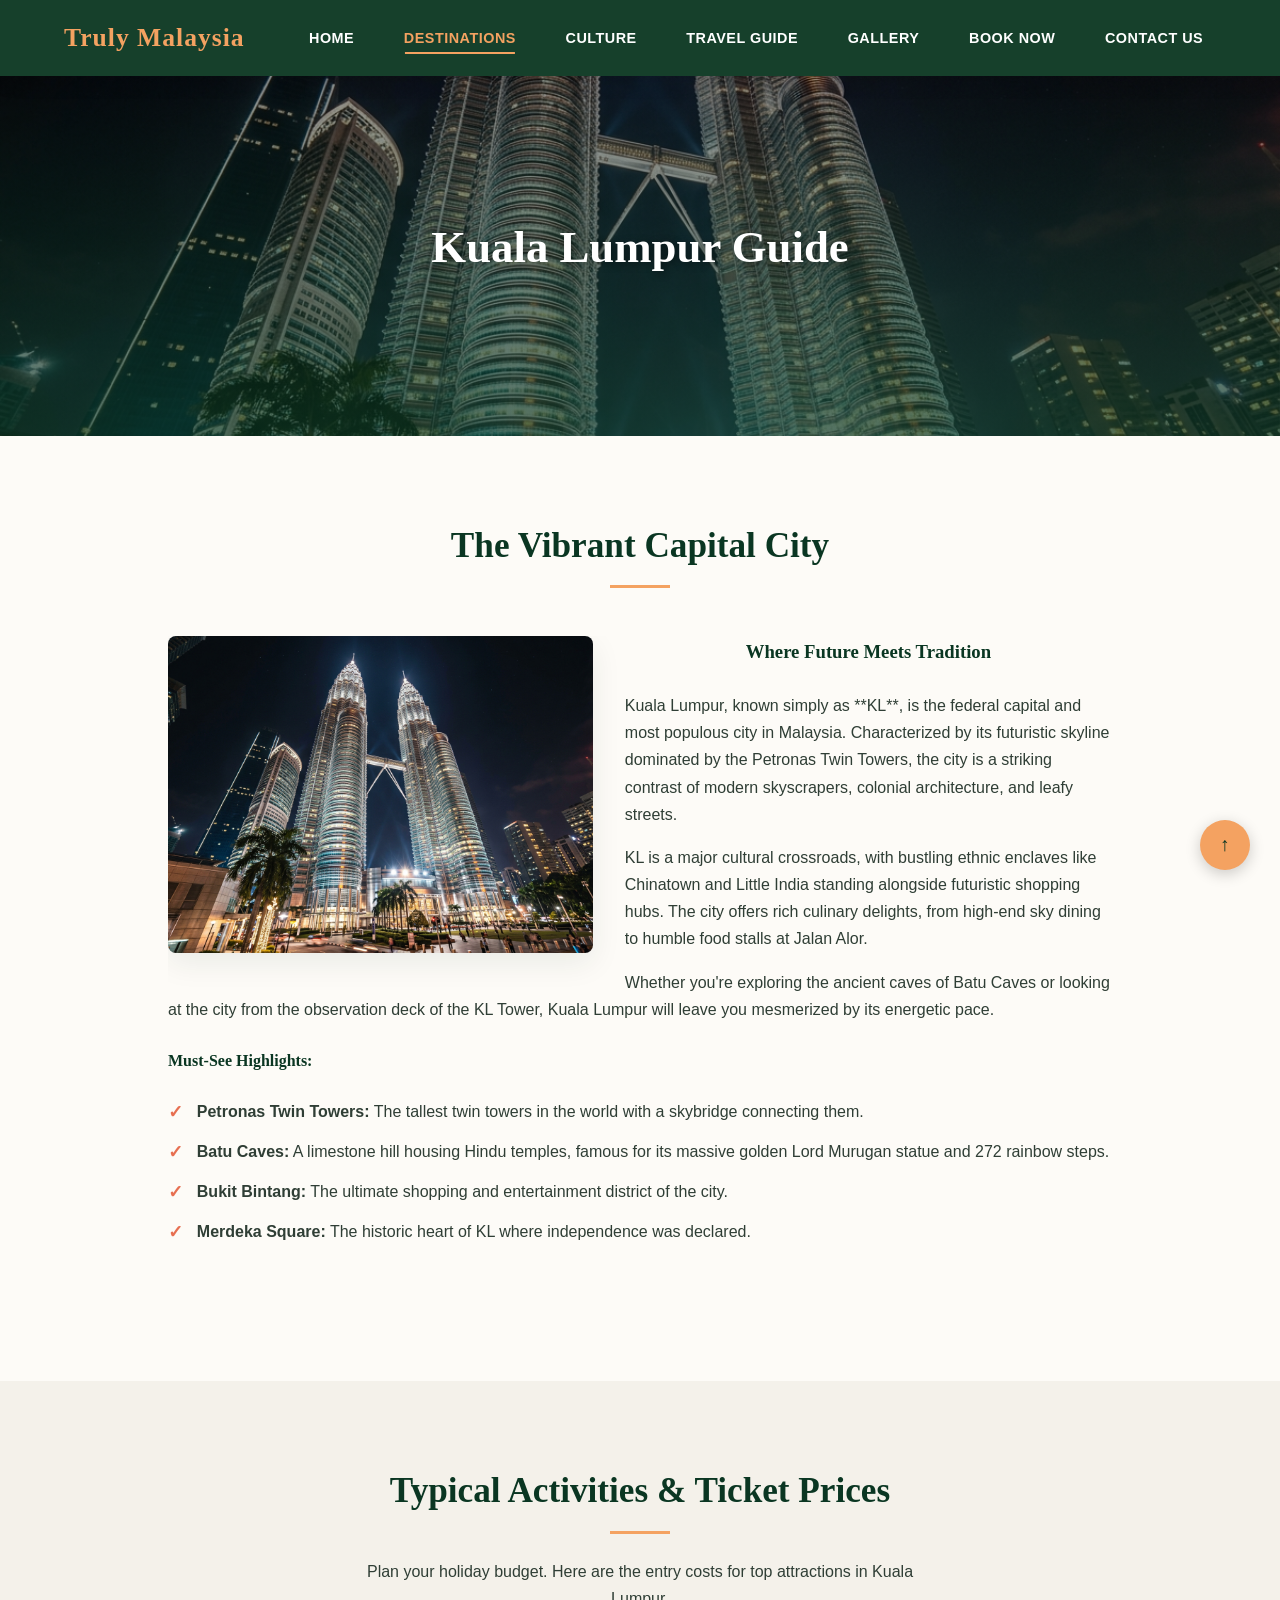
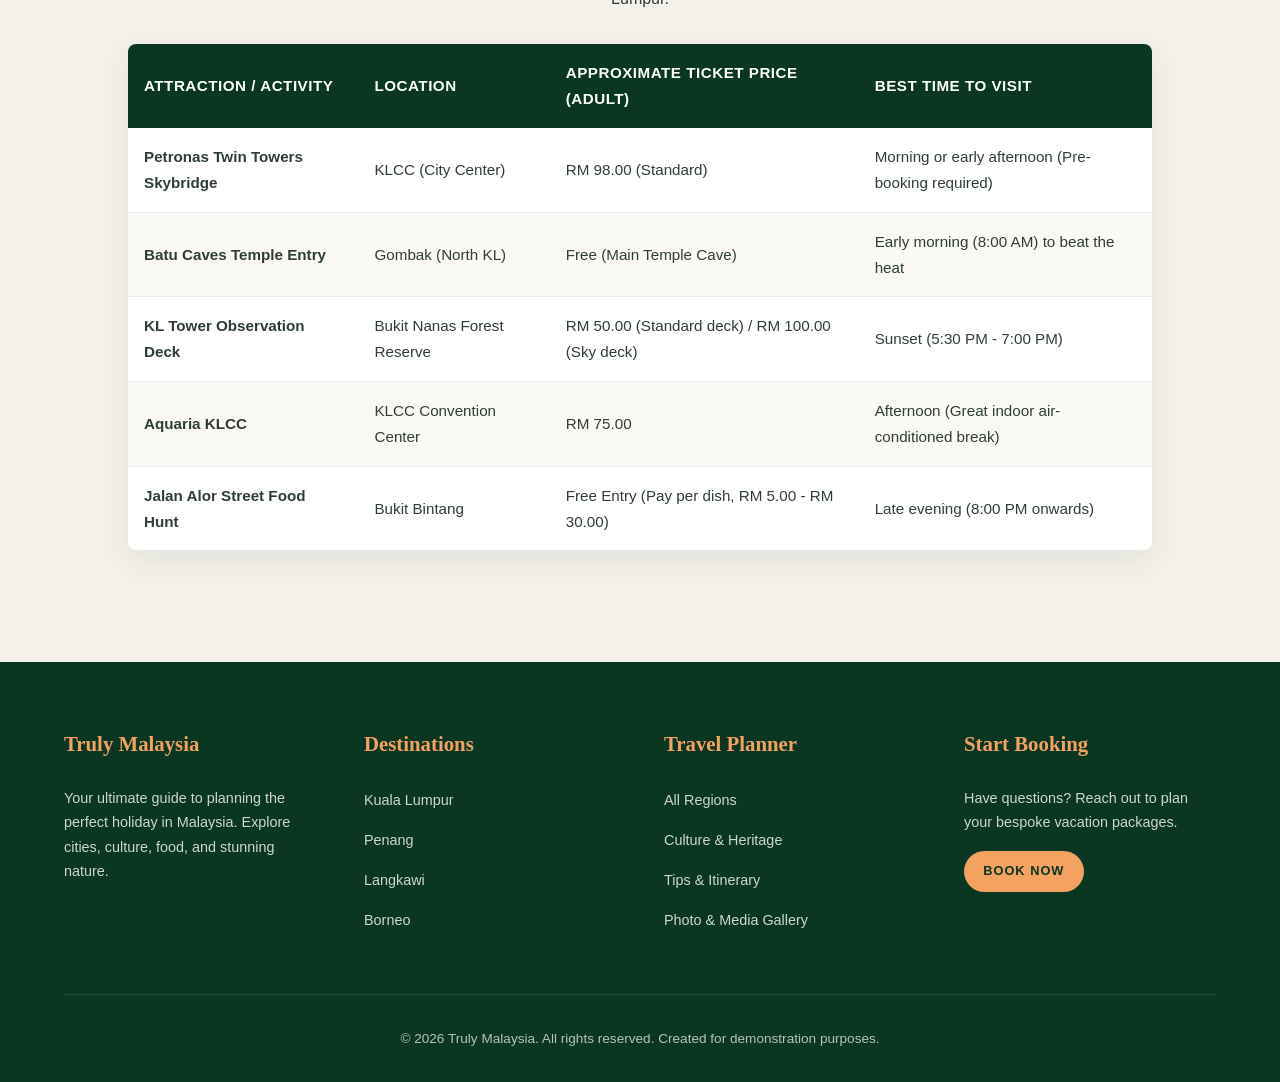
<file: kuala-lumpur.html>
<!DOCTYPE html>
<html lang="en">
<head>
  <meta charset="UTF-8">
  <meta name="viewport" content="width=device-width, initial-scale=1.0">
  <meta name="description" content="Discover the best things to do in Kuala Lumpur. Petronas Twin Towers, Batu Caves, shopping, dining, and more.">
  <title>Kuala Lumpur Travel Guide | Truly Malaysia</title>
  <link rel="stylesheet" href="assets/css/style.css">
</head>
<body>

  <!-- Sticky Header Navigation -->
  <header>
    <div class="logo">
      <a href="index.html">Truly Malaysia</a>
    </div>
    <nav>
      <ul>
        <li><a href="index.html">Home</a></li>
        <li class="dropdown">
          <a href="destinations.html" class="active">Destinations</a>
          <ul class="dropdown-menu">
            <li><a href="kuala-lumpur.html" class="active">Kuala Lumpur</a></li>
            <li><a href="penang.html">Penang</a></li>
            <li><a href="langkawi.html">Langkawi</a></li>
            <li><a href="borneo.html">Borneo</a></li>
          </ul>
        </li>
        <li><a href="culture.html">Culture</a></li>
        <li><a href="travel-guide.html">Travel Guide</a></li>
        <li><a href="gallery.html">Gallery</a></li>
        <li><a href="contact.html">Book Now</a></li><li><a href="contact-us.html">Contact Us</a></li>
      </ul>
    </nav>
  </header>

  <!-- Page Banner with KL Towers Background -->
  <section class="page-banner" style="background-image: linear-gradient(rgba(0, 0, 0, 0.4), rgba(10, 54, 34, 0.7)), url('assets/images/kl-towers.jpg');">
    <h1>Kuala Lumpur Guide</h1>
  </section>

  <!-- Destination Introduction (Float styling demo) -->
  <section class="section container">
    <h2 class="section-title">The Vibrant Capital City</h2>
    <div class="float-container">
      <img src="assets/images/kl-towers.jpg" alt="Petronas Twin Towers close up" class="float-img-left">
      <div>
        <h3>Where Future Meets Tradition</h3>
        <p style="margin-bottom: 1rem;">Kuala Lumpur, known simply as **KL**, is the federal capital and most populous city in Malaysia. Characterized by its futuristic skyline dominated by the Petronas Twin Towers, the city is a striking contrast of modern skyscrapers, colonial architecture, and leafy streets.</p>
        <p style="margin-bottom: 1rem;">KL is a major cultural crossroads, with bustling ethnic enclaves like Chinatown and Little India standing alongside futuristic shopping hubs. The city offers rich culinary delights, from high-end sky dining to humble food stalls at Jalan Alor.</p>
        <p>Whether you're exploring the ancient caves of Batu Caves or looking at the city from the observation deck of the KL Tower, Kuala Lumpur will leave you mesmerized by its energetic pace.</p>
        
        <h4 style="margin-top: 1.5rem; color: var(--primary);">Must-See Highlights:</h4>
        <ul class="custom-list">
          <li><strong>Petronas Twin Towers:</strong> The tallest twin towers in the world with a skybridge connecting them.</li>
          <li><strong>Batu Caves:</strong> A limestone hill housing Hindu temples, famous for its massive golden Lord Murugan statue and 272 rainbow steps.</li>
          <li><strong>Bukit Bintang:</strong> The ultimate shopping and entertainment district of the city.</li>
          <li><strong>Merdeka Square:</strong> The historic heart of KL where independence was declared.</li>
        </ul>
      </div>
    </div>
    <div class="clear-float"></div>
  </section>

  <!-- Activity Prices Table -->
  <section class="section section-alt">
    <div class="container">
      <h2 class="section-title text-center">Typical Activities & Ticket Prices</h2>
      <p class="text-center" style="max-width: 600px; margin: -1.5rem auto 2rem;">Plan your holiday budget. Here are the entry costs for top attractions in Kuala Lumpur.</p>
      
      <table class="info-table">
        <thead>
          <tr>
            <th>Attraction / Activity</th>
            <th>Location</th>
            <th>Approximate Ticket Price (Adult)</th>
            <th>Best Time to Visit</th>
          </tr>
        </thead>
        <tbody>
          <tr>
            <td><strong>Petronas Twin Towers Skybridge</strong></td>
            <td>KLCC (City Center)</td>
            <td>RM 98.00 (Standard)</td>
            <td>Morning or early afternoon (Pre-booking required)</td>
          </tr>
          <tr>
            <td><strong>Batu Caves Temple Entry</strong></td>
            <td>Gombak (North KL)</td>
            <td>Free (Main Temple Cave)</td>
            <td>Early morning (8:00 AM) to beat the heat</td>
          </tr>
          <tr>
            <td><strong>KL Tower Observation Deck</strong></td>
            <td>Bukit Nanas Forest Reserve</td>
            <td>RM 50.00 (Standard deck) / RM 100.00 (Sky deck)</td>
            <td>Sunset (5:30 PM - 7:00 PM)</td>
          </tr>
          <tr>
            <td><strong>Aquaria KLCC</strong></td>
            <td>KLCC Convention Center</td>
            <td>RM 75.00</td>
            <td>Afternoon (Great indoor air-conditioned break)</td>
          </tr>
          <tr>
            <td><strong>Jalan Alor Street Food Hunt</strong></td>
            <td>Bukit Bintang</td>
            <td>Free Entry (Pay per dish, RM 5.00 - RM 30.00)</td>
            <td>Late evening (8:00 PM onwards)</td>
          </tr>
        </tbody>
      </table>
    </div>
  </section>

  <!-- Fixed Back to Top Link -->
  <a href="#" class="back-to-top" title="Go to top">↑</a>

  <!-- Footer Section -->
  <footer>
    <div class="footer-grid">
      <div class="footer-col">
        <h3>Truly Malaysia</h3>
        <p>Your ultimate guide to planning the perfect holiday in Malaysia. Explore cities, culture, food, and stunning nature.</p>
      </div>
      <div class="footer-col">
        <h3>Destinations</h3>
        <ul>
          <li><a href="kuala-lumpur.html">Kuala Lumpur</a></li>
          <li><a href="penang.html">Penang</a></li>
          <li><a href="langkawi.html">Langkawi</a></li>
          <li><a href="borneo.html">Borneo</a></li>
        </ul>
      </div>
      <div class="footer-col">
        <h3>Travel Planner</h3>
        <ul>
          <li><a href="destinations.html">All Regions</a></li>
          <li><a href="culture.html">Culture & Heritage</a></li>
          <li><a href="travel-guide.html">Tips & Itinerary</a></li>
          <li><a href="gallery.html">Photo & Media Gallery</a></li>
        </ul>
      </div>
      <div class="footer-col">
        <h3>Start Booking</h3>
        <p>Have questions? Reach out to plan your bespoke vacation packages.</p>
        <a href="contact.html" class="btn btn-primary" style="margin-top: 1rem; font-size: 0.8rem; padding: 0.6rem 1.2rem;">Book Now</a>
      </div>
    </div>
    <div class="footer-bottom">
      <p>&copy; 2026 Truly Malaysia. All rights reserved. Created for demonstration purposes.</p>
    </div>
  </footer>

</body>
</html>
</file>
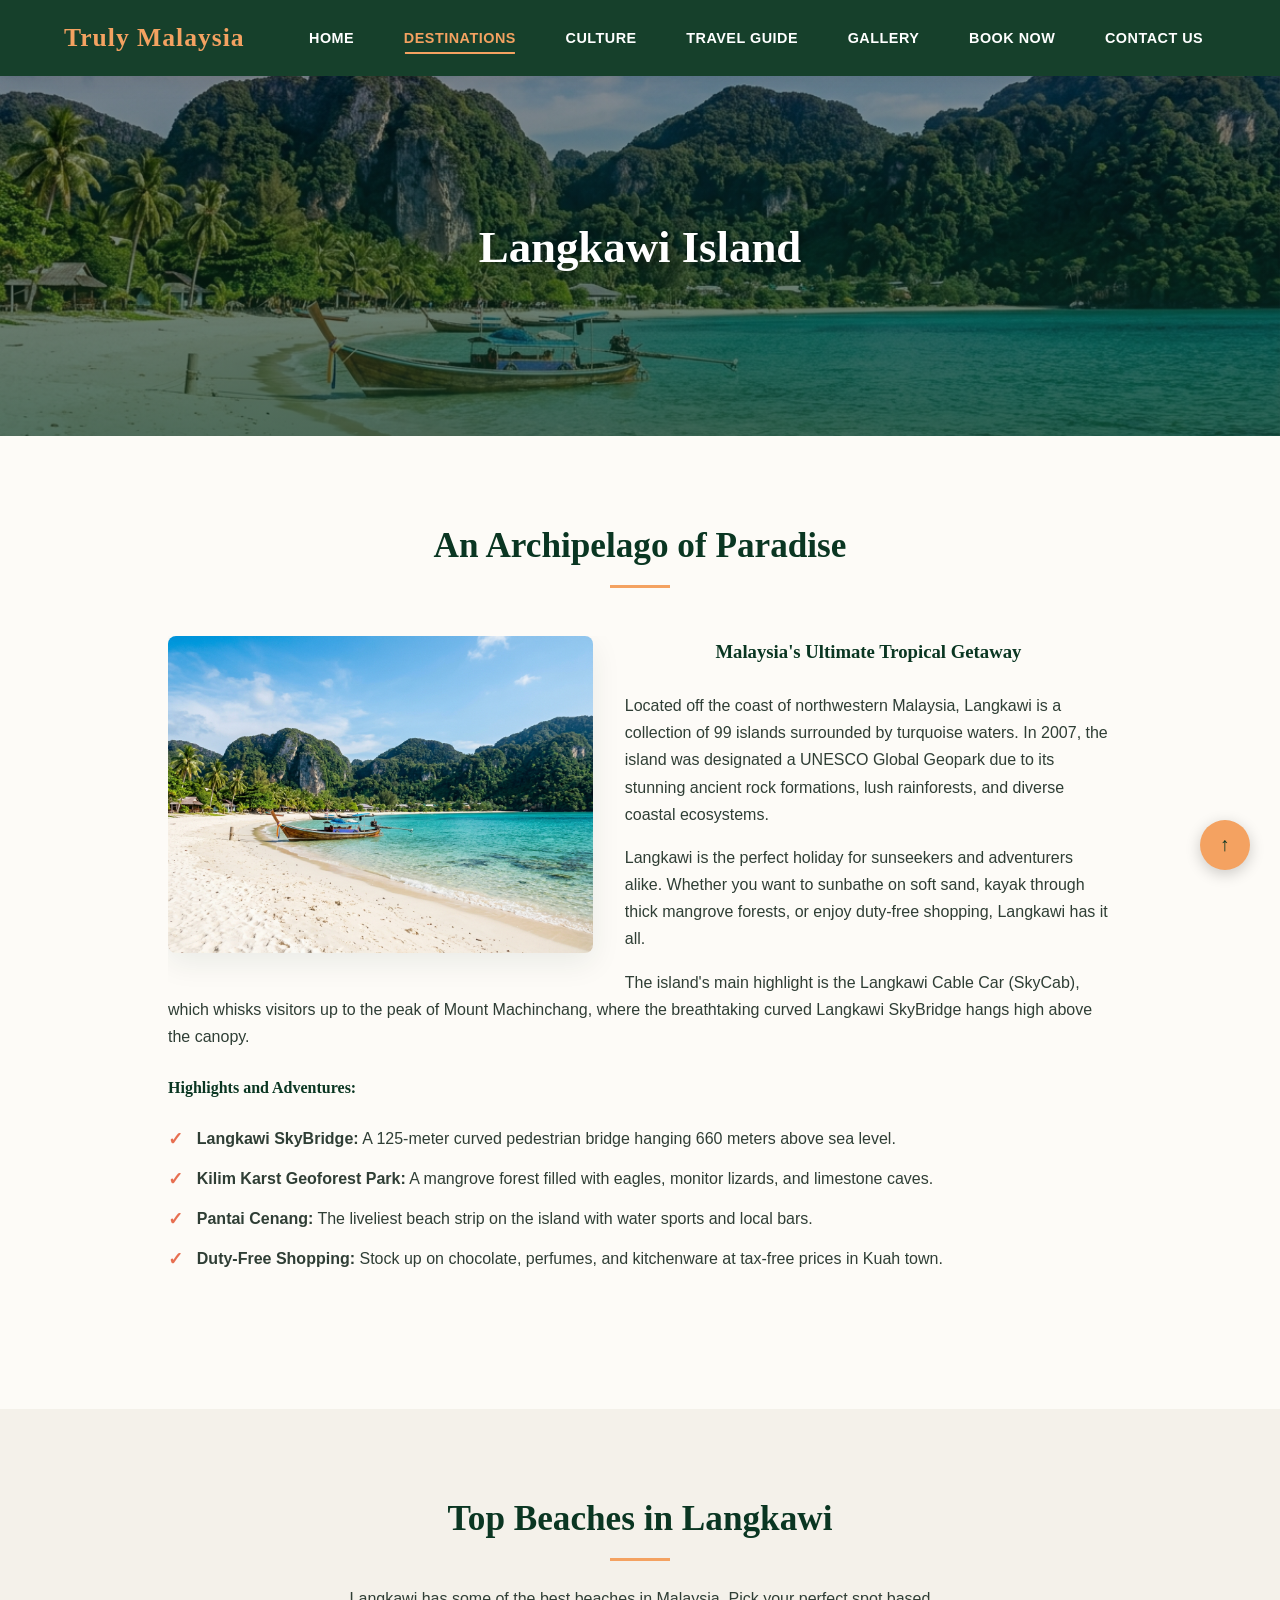
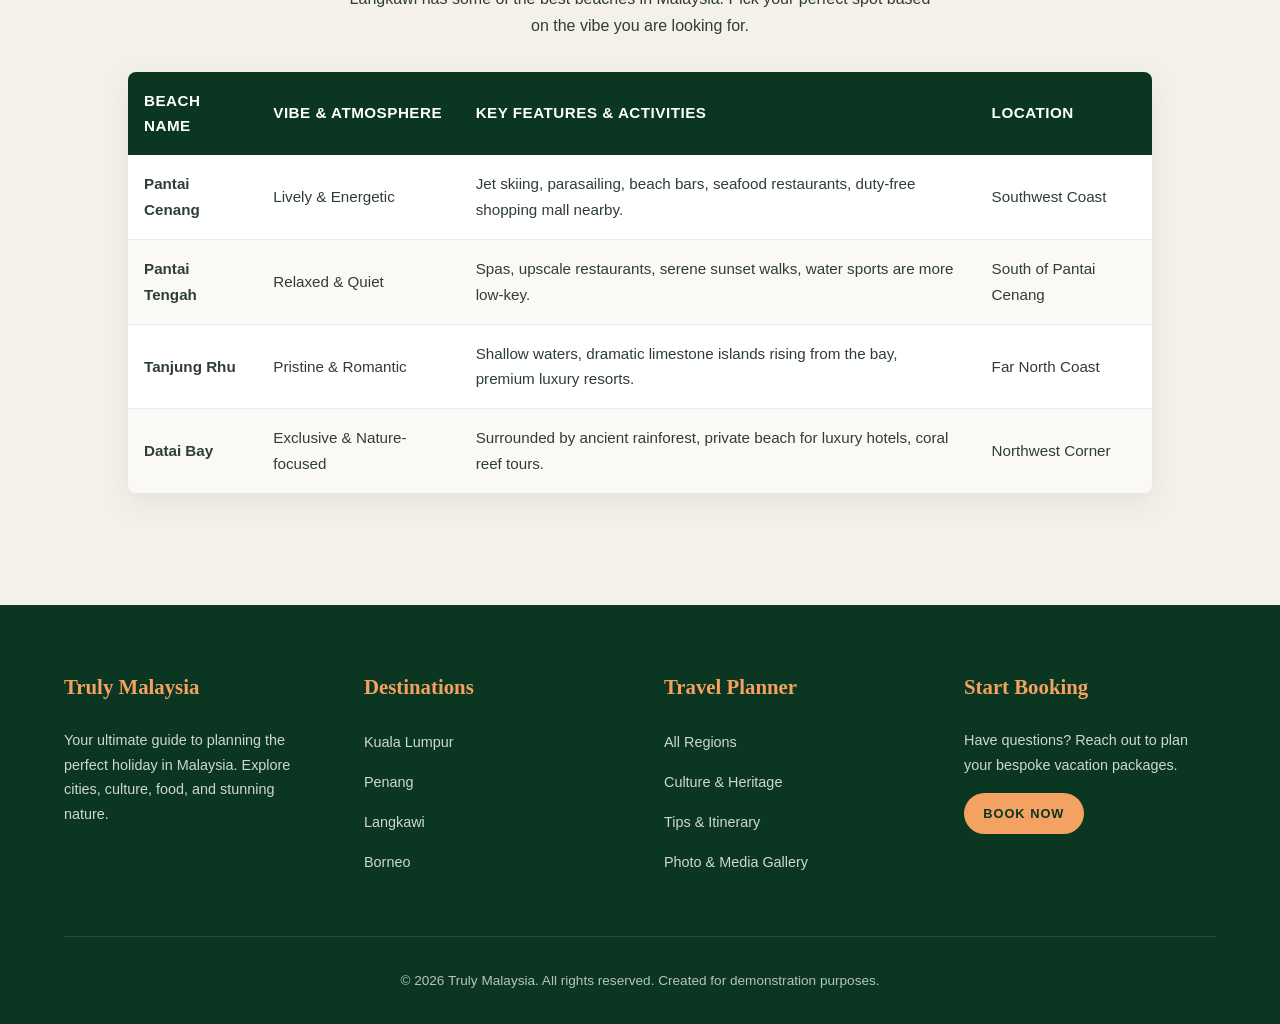
<file: langkawi.html>
<!DOCTYPE html>
<html lang="en">
<head>
  <meta charset="UTF-8">
  <meta name="viewport" content="width=device-width, initial-scale=1.0">
  <meta name="description" content="Discover Langkawi Island, Malaysia. Clear blue waters, sandy beaches, limestone geoparks, duty-free shopping, and the thrilling SkyBridge.">
  <title>Langkawi Island Travel Guide | Truly Malaysia</title>
  <link rel="stylesheet" href="assets/css/style.css">
</head>
<body>

  <!-- Sticky Header Navigation -->
  <header>
    <div class="logo">
      <a href="index.html">Truly Malaysia</a>
    </div>
    <nav>
      <ul>
        <li><a href="index.html">Home</a></li>
        <li class="dropdown">
          <a href="destinations.html" class="active">Destinations</a>
          <ul class="dropdown-menu">
            <li><a href="kuala-lumpur.html">Kuala Lumpur</a></li>
            <li><a href="penang.html">Penang</a></li>
            <li><a href="langkawi.html" class="active">Langkawi</a></li>
            <li><a href="borneo.html">Borneo</a></li>
          </ul>
        </li>
        <li><a href="culture.html">Culture</a></li>
        <li><a href="travel-guide.html">Travel Guide</a></li>
        <li><a href="gallery.html">Gallery</a></li>
        <li><a href="contact.html">Book Now</a></li><li><a href="contact-us.html">Contact Us</a></li>
      </ul>
    </nav>
  </header>

  <!-- Page Banner with Langkawi Beach Background -->
  <section class="page-banner" style="background-image: linear-gradient(rgba(0, 0, 0, 0.4), rgba(10, 54, 34, 0.7)), url('assets/images/langkawi-beach.jpg');">
    <h1>Langkawi Island</h1>
  </section>

  <!-- Introduction Section with Float layout -->
  <section class="section container">
    <h2 class="section-title">An Archipelago of Paradise</h2>
    <div class="float-container">
      <img src="assets/images/langkawi-beach.jpg" alt="Langkawi tropical beach" class="float-img-left">
      <div>
        <h3>Malaysia's Ultimate Tropical Getaway</h3>
        <p style="margin-bottom: 1rem;">Located off the coast of northwestern Malaysia, Langkawi is a collection of 99 islands surrounded by turquoise waters. In 2007, the island was designated a UNESCO Global Geopark due to its stunning ancient rock formations, lush rainforests, and diverse coastal ecosystems.</p>
        <p style="margin-bottom: 1rem;">Langkawi is the perfect holiday for sunseekers and adventurers alike. Whether you want to sunbathe on soft sand, kayak through thick mangrove forests, or enjoy duty-free shopping, Langkawi has it all.</p>
        <p>The island's main highlight is the Langkawi Cable Car (SkyCab), which whisks visitors up to the peak of Mount Machinchang, where the breathtaking curved Langkawi SkyBridge hangs high above the canopy.</p>
        
        <h4 style="margin-top: 1.5rem; color: var(--primary);">Highlights and Adventures:</h4>
        <ul class="custom-list">
          <li><strong>Langkawi SkyBridge:</strong> A 125-meter curved pedestrian bridge hanging 660 meters above sea level.</li>
          <li><strong>Kilim Karst Geoforest Park:</strong> A mangrove forest filled with eagles, monitor lizards, and limestone caves.</li>
          <li><strong>Pantai Cenang:</strong> The liveliest beach strip on the island with water sports and local bars.</li>
          <li><strong>Duty-Free Shopping:</strong> Stock up on chocolate, perfumes, and kitchenware at tax-free prices in Kuah town.</li>
        </ul>
      </div>
    </div>
    <div class="clear-float"></div>
  </section>

  <!-- Beach Guide Table -->
  <section class="section section-alt">
    <div class="container">
      <h2 class="section-title text-center">Top Beaches in Langkawi</h2>
      <p class="text-center" style="max-width: 600px; margin: -1.5rem auto 2rem;">Langkawi has some of the best beaches in Malaysia. Pick your perfect spot based on the vibe you are looking for.</p>
      
      <table class="info-table">
        <thead>
          <tr>
            <th>Beach Name</th>
            <th>Vibe & Atmosphere</th>
            <th>Key Features & Activities</th>
            <th>Location</th>
          </tr>
        </thead>
        <tbody>
          <tr>
            <td><strong>Pantai Cenang</strong></td>
            <td>Lively & Energetic</td>
            <td>Jet skiing, parasailing, beach bars, seafood restaurants, duty-free shopping mall nearby.</td>
            <td>Southwest Coast</td>
          </tr>
          <tr>
            <td><strong>Pantai Tengah</strong></td>
            <td>Relaxed & Quiet</td>
            <td>Spas, upscale restaurants, serene sunset walks, water sports are more low-key.</td>
            <td>South of Pantai Cenang</td>
          </tr>
          <tr>
            <td><strong>Tanjung Rhu</strong></td>
            <td>Pristine & Romantic</td>
            <td>Shallow waters, dramatic limestone islands rising from the bay, premium luxury resorts.</td>
            <td>Far North Coast</td>
          </tr>
          <tr>
            <td><strong>Datai Bay</strong></td>
            <td>Exclusive & Nature-focused</td>
            <td>Surrounded by ancient rainforest, private beach for luxury hotels, coral reef tours.</td>
            <td>Northwest Corner</td>
          </tr>
        </tbody>
      </table>
    </div>
  </section>

  <!-- Fixed Back to Top Link -->
  <a href="#" class="back-to-top" title="Go to top">↑</a>

  <!-- Footer Section -->
  <footer>
    <div class="footer-grid">
      <div class="footer-col">
        <h3>Truly Malaysia</h3>
        <p>Your ultimate guide to planning the perfect holiday in Malaysia. Explore cities, culture, food, and stunning nature.</p>
      </div>
      <div class="footer-col">
        <h3>Destinations</h3>
        <ul>
          <li><a href="kuala-lumpur.html">Kuala Lumpur</a></li>
          <li><a href="penang.html">Penang</a></li>
          <li><a href="langkawi.html">Langkawi</a></li>
          <li><a href="borneo.html">Borneo</a></li>
        </ul>
      </div>
      <div class="footer-col">
        <h3>Travel Planner</h3>
        <ul>
          <li><a href="destinations.html">All Regions</a></li>
          <li><a href="culture.html">Culture & Heritage</a></li>
          <li><a href="travel-guide.html">Tips & Itinerary</a></li>
          <li><a href="gallery.html">Photo & Media Gallery</a></li>
        </ul>
      </div>
      <div class="footer-col">
        <h3>Start Booking</h3>
        <p>Have questions? Reach out to plan your bespoke vacation packages.</p>
        <a href="contact.html" class="btn btn-primary" style="margin-top: 1rem; font-size: 0.8rem; padding: 0.6rem 1.2rem;">Book Now</a>
      </div>
    </div>
    <div class="footer-bottom">
      <p>&copy; 2026 Truly Malaysia. All rights reserved. Created for demonstration purposes.</p>
    </div>
  </footer>

</body>
</html>
</file>
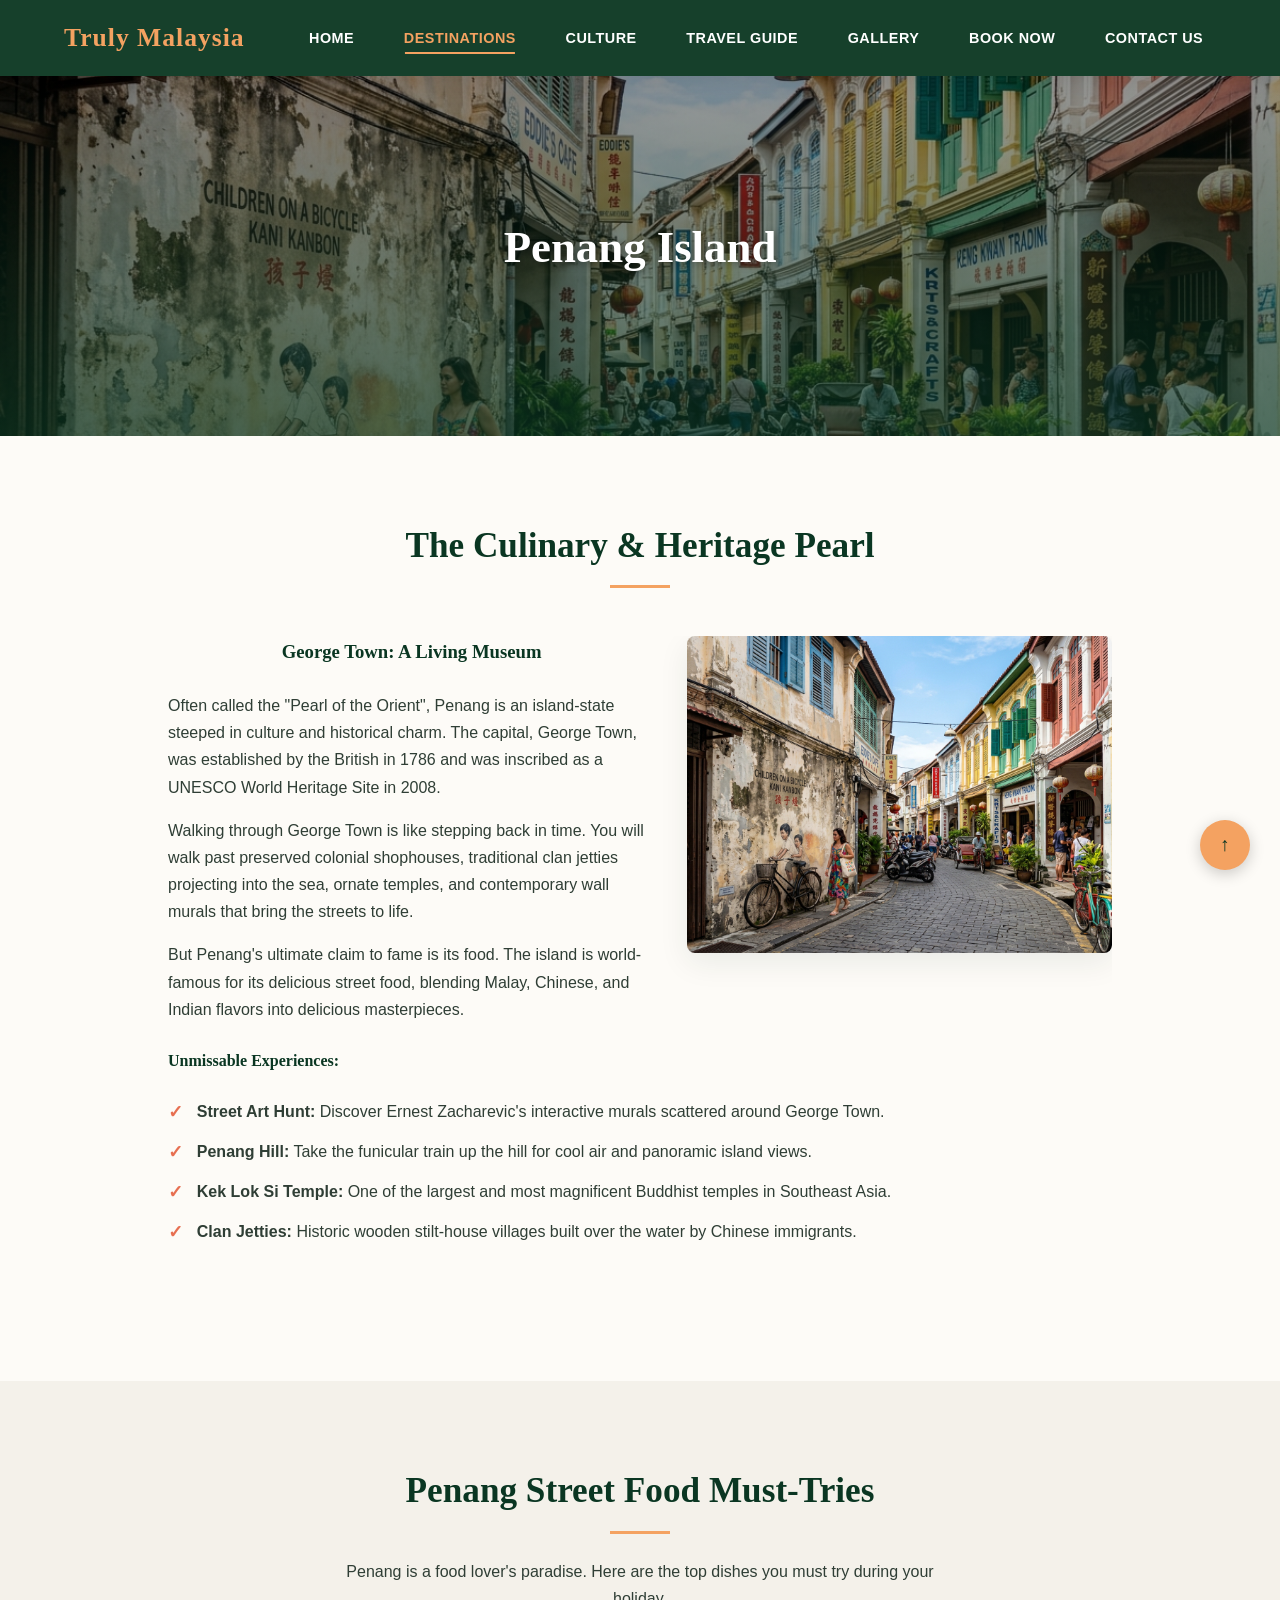
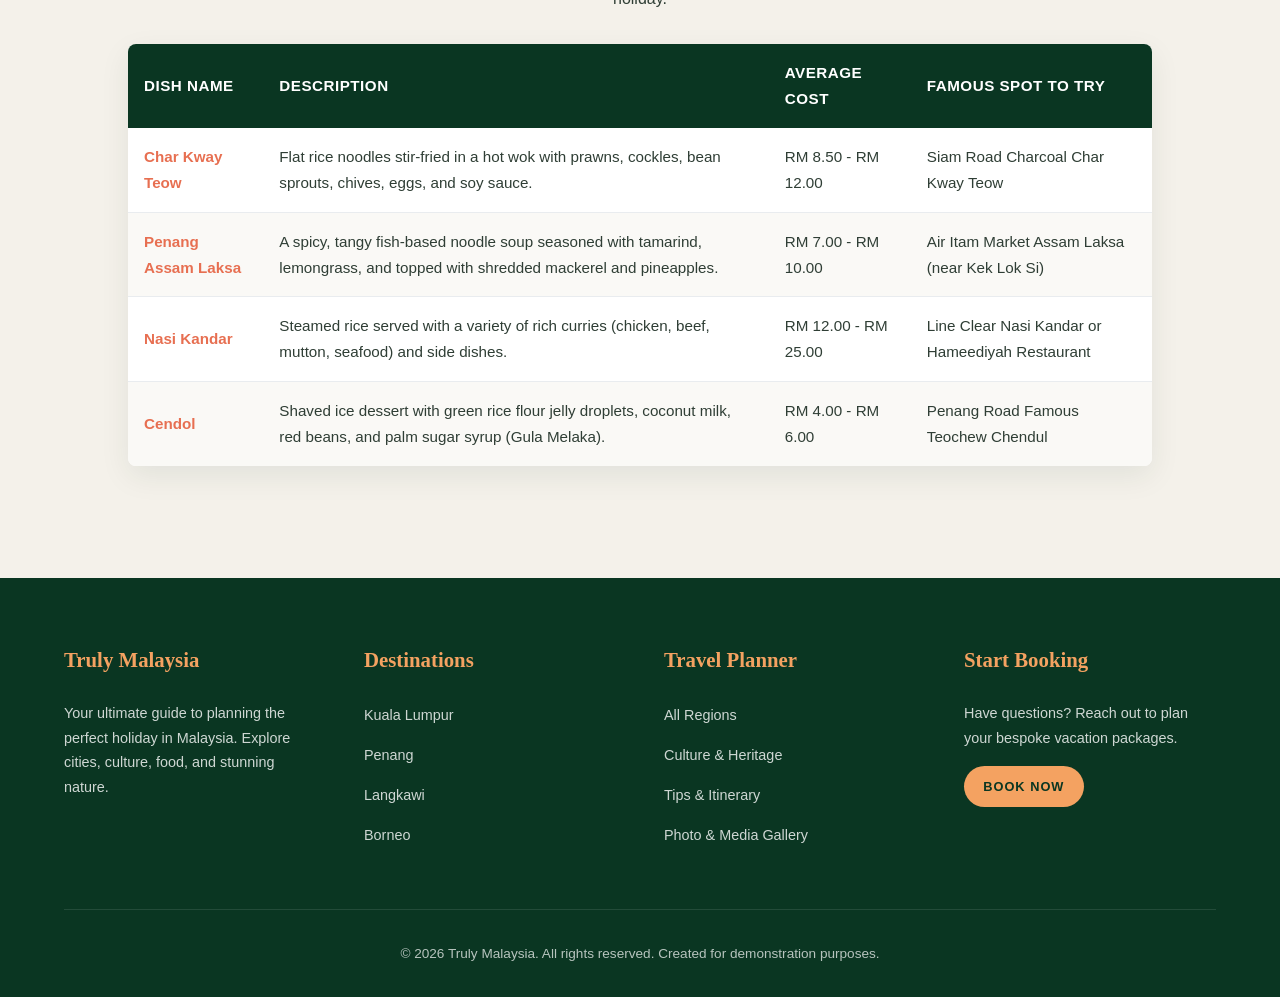
<file: penang.html>
<!DOCTYPE html>
<html lang="en">
<head>
  <meta charset="UTF-8">
  <meta name="viewport" content="width=device-width, initial-scale=1.0">
  <meta name="description" content="Explore Penang, the food capital and cultural heritage town of Malaysia. Discover street art in George Town, Kek Lok Si Temple, and delicious food.">
  <title>Penang Travel Guide | Truly Malaysia</title>
  <link rel="stylesheet" href="assets/css/style.css">
</head>
<body>

  <!-- Sticky Header Navigation -->
  <header>
    <div class="logo">
      <a href="index.html">Truly Malaysia</a>
    </div>
    <nav>
      <ul>
        <li><a href="index.html">Home</a></li>
        <li class="dropdown">
          <a href="destinations.html" class="active">Destinations</a>
          <ul class="dropdown-menu">
            <li><a href="kuala-lumpur.html">Kuala Lumpur</a></li>
            <li><a href="penang.html" class="active">Penang</a></li>
            <li><a href="langkawi.html">Langkawi</a></li>
            <li><a href="borneo.html">Borneo</a></li>
          </ul>
        </li>
        <li><a href="culture.html">Culture</a></li>
        <li><a href="travel-guide.html">Travel Guide</a></li>
        <li><a href="gallery.html">Gallery</a></li>
        <li><a href="contact.html">Book Now</a></li><li><a href="contact-us.html">Contact Us</a></li>
      </ul>
    </nav>
  </header>

  <!-- Page Banner with Penang Heritage Background -->
  <section class="page-banner" style="background-image: linear-gradient(rgba(0, 0, 0, 0.4), rgba(10, 54, 34, 0.7)), url('assets/images/penang-heritage.jpg');">
    <h1>Penang Island</h1>
  </section>

  <!-- Introduction section with Float Image styling -->
  <section class="section container">
    <h2 class="section-title">The Culinary & Heritage Pearl</h2>
    <div class="float-container">
      <img src="assets/images/penang-heritage.jpg" alt="George Town Shophouse Street" class="float-img-right">
      <div>
        <h3>George Town: A Living Museum</h3>
        <p style="margin-bottom: 1rem;">Often called the "Pearl of the Orient", Penang is an island-state steeped in culture and historical charm. The capital, George Town, was established by the British in 1786 and was inscribed as a UNESCO World Heritage Site in 2008.</p>
        <p style="margin-bottom: 1rem;">Walking through George Town is like stepping back in time. You will walk past preserved colonial shophouses, traditional clan jetties projecting into the sea, ornate temples, and contemporary wall murals that bring the streets to life.</p>
        <p>But Penang's ultimate claim to fame is its food. The island is world-famous for its delicious street food, blending Malay, Chinese, and Indian flavors into delicious masterpieces.</p>
        
        <h4 style="margin-top: 1.5rem; color: var(--primary);">Unmissable Experiences:</h4>
        <ul class="custom-list">
          <li><strong>Street Art Hunt:</strong> Discover Ernest Zacharevic's interactive murals scattered around George Town.</li>
          <li><strong>Penang Hill:</strong> Take the funicular train up the hill for cool air and panoramic island views.</li>
          <li><strong>Kek Lok Si Temple:</strong> One of the largest and most magnificent Buddhist temples in Southeast Asia.</li>
          <li><strong>Clan Jetties:</strong> Historic wooden stilt-house villages built over the water by Chinese immigrants.</li>
        </ul>
      </div>
    </div>
    <div class="clear-float"></div>
  </section>

  <!-- Street Food Table Section (Demonstrating tables and inline style) -->
  <section class="section section-alt">
    <div class="container">
      <h2 class="section-title text-center">Penang Street Food Must-Tries</h2>
      <p class="text-center" style="max-width: 600px; margin: -1.5rem auto 2rem;">Penang is a food lover's paradise. Here are the top dishes you must try during your holiday.</p>
      
      <table class="info-table">
        <thead>
          <tr>
            <th>Dish Name</th>
            <th>Description</th>
            <th>Average Cost</th>
            <th>Famous Spot to Try</th>
          </tr>
        </thead>
        <tbody>
          <tr>
            <!-- Inline style for accent text highlights -->
            <td><strong style="color: var(--accent-dark);">Char Kway Teow</strong></td>
            <td>Flat rice noodles stir-fried in a hot wok with prawns, cockles, bean sprouts, chives, eggs, and soy sauce.</td>
            <td>RM 8.50 - RM 12.00</td>
            <td>Siam Road Charcoal Char Kway Teow</td>
          </tr>
          <tr>
            <td><strong style="color: var(--accent-dark);">Penang Assam Laksa</strong></td>
            <td>A spicy, tangy fish-based noodle soup seasoned with tamarind, lemongrass, and topped with shredded mackerel and pineapples.</td>
            <td>RM 7.00 - RM 10.00</td>
            <td>Air Itam Market Assam Laksa (near Kek Lok Si)</td>
          </tr>
          <tr>
            <td><strong style="color: var(--accent-dark);">Nasi Kandar</strong></td>
            <td>Steamed rice served with a variety of rich curries (chicken, beef, mutton, seafood) and side dishes.</td>
            <td>RM 12.00 - RM 25.00</td>
            <td>Line Clear Nasi Kandar or Hameediyah Restaurant</td>
          </tr>
          <tr>
            <td><strong style="color: var(--accent-dark);">Cendol</strong></td>
            <td>Shaved ice dessert with green rice flour jelly droplets, coconut milk, red beans, and palm sugar syrup (Gula Melaka).</td>
            <td>RM 4.00 - RM 6.00</td>
            <td>Penang Road Famous Teochew Chendul</td>
          </tr>
        </tbody>
      </table>
    </div>
  </section>

  <!-- Fixed Back to Top Link -->
  <a href="#" class="back-to-top" title="Go to top">↑</a>

  <!-- Footer Section -->
  <footer>
    <div class="footer-grid">
      <div class="footer-col">
        <h3>Truly Malaysia</h3>
        <p>Your ultimate guide to planning the perfect holiday in Malaysia. Explore cities, culture, food, and stunning nature.</p>
      </div>
      <div class="footer-col">
        <h3>Destinations</h3>
        <ul>
          <li><a href="kuala-lumpur.html">Kuala Lumpur</a></li>
          <li><a href="penang.html">Penang</a></li>
          <li><a href="langkawi.html">Langkawi</a></li>
          <li><a href="borneo.html">Borneo</a></li>
        </ul>
      </div>
      <div class="footer-col">
        <h3>Travel Planner</h3>
        <ul>
          <li><a href="destinations.html">All Regions</a></li>
          <li><a href="culture.html">Culture & Heritage</a></li>
          <li><a href="travel-guide.html">Tips & Itinerary</a></li>
          <li><a href="gallery.html">Photo & Media Gallery</a></li>
        </ul>
      </div>
      <div class="footer-col">
        <h3>Start Booking</h3>
        <p>Have questions? Reach out to plan your bespoke vacation packages.</p>
        <a href="contact.html" class="btn btn-primary" style="margin-top: 1rem; font-size: 0.8rem; padding: 0.6rem 1.2rem;">Book Now</a>
      </div>
    </div>
    <div class="footer-bottom">
      <p>&copy; 2026 Truly Malaysia. All rights reserved. Created for demonstration purposes.</p>
    </div>
  </footer>

</body>
</html>
</file>
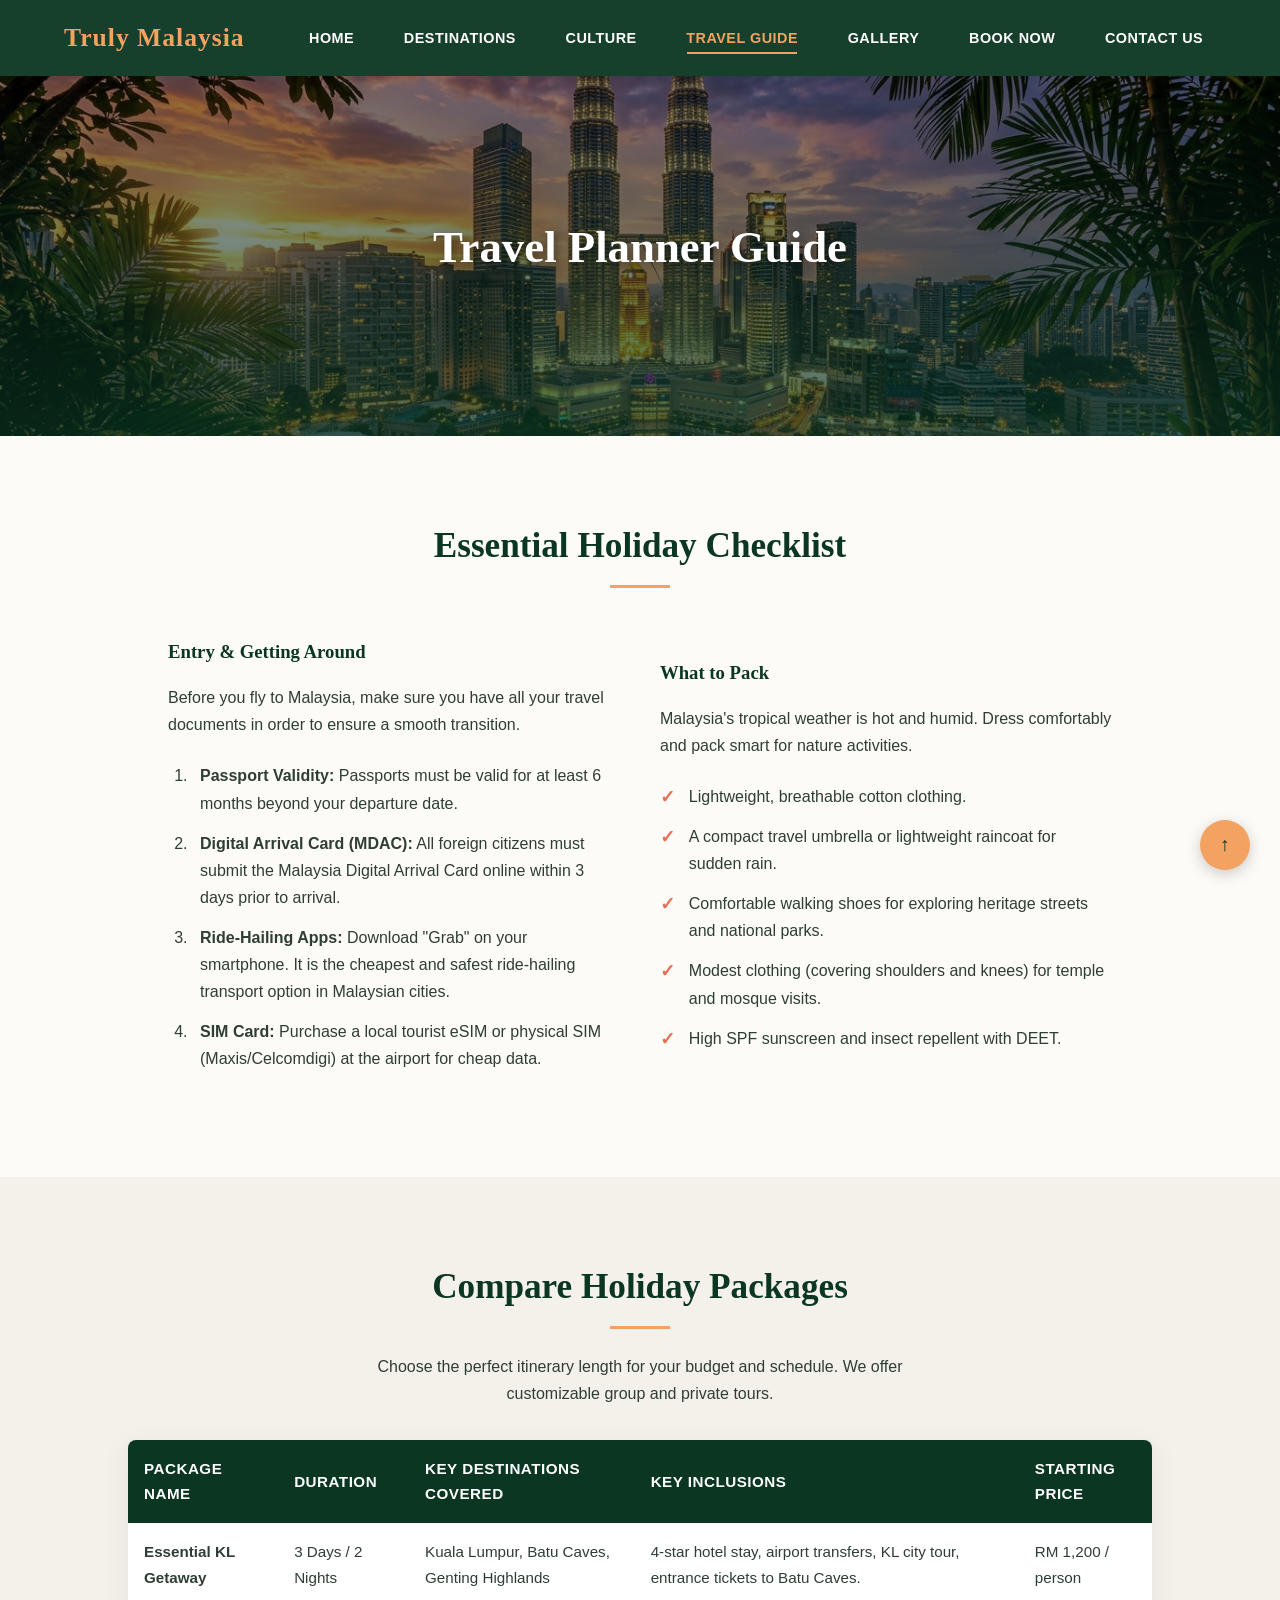
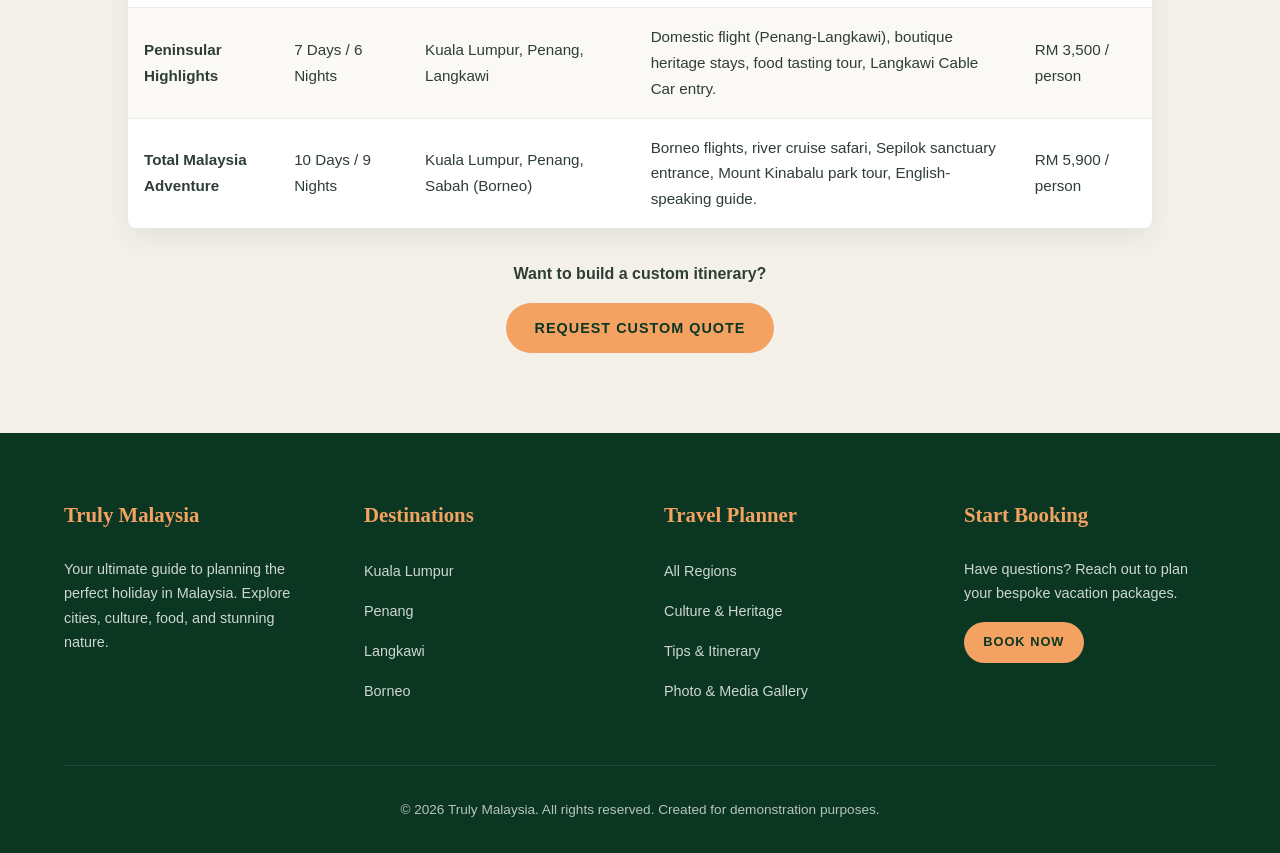
<file: travel-guide.html>
<!DOCTYPE html>
<html lang="en">
<head>
  <meta charset="UTF-8">
  <meta name="viewport" content="width=device-width, initial-scale=1.0">
  <meta name="description" content="Malaysia Travel Guide. Practical tips on visas, packing, transport, weather, and detailed 3, 7, and 10-day holiday package itineraries.">
  <title>Travel Guide & Itineraries | Truly Malaysia</title>
  <link rel="stylesheet" href="assets/css/style.css">
</head>
<body>

  <!-- Sticky Header Navigation -->
  <header>
    <div class="logo">
      <a href="index.html">Truly Malaysia</a>
    </div>
    <nav>
      <ul>
        <li><a href="index.html">Home</a></li>
        <li class="dropdown">
          <a href="destinations.html">Destinations</a>
          <ul class="dropdown-menu">
            <li><a href="kuala-lumpur.html">Kuala Lumpur</a></li>
            <li><a href="penang.html">Penang</a></li>
            <li><a href="langkawi.html">Langkawi</a></li>
            <li><a href="borneo.html">Borneo</a></li>
          </ul>
        </li>
        <li><a href="culture.html">Culture</a></li>
        <li><a href="travel-guide.html" class="active">Travel Guide</a></li>
        <li><a href="gallery.html">Gallery</a></li>
        <li><a href="contact.html">Book Now</a></li><li><a href="contact-us.html">Contact Us</a></li>
      </ul>
    </nav>
  </header>

  <!-- Page Banner -->
  <section class="page-banner" style="background-image: linear-gradient(rgba(0, 0, 0, 0.4), rgba(10, 54, 34, 0.7)), url('assets/images/hero-home.jpg');">
    <h1>Travel Planner Guide</h1>
  </section>

  <!-- Practical Tips section -->
  <section class="section container">
    <h2 class="section-title">Essential Holiday Checklist</h2>
    <div class="grid-2">
      
      <!-- List 1: Entry and Transport Requirements -->
      <div>
        <h3>Entry & Getting Around</h3>
        <p style="margin-bottom: 1rem;">Before you fly to Malaysia, make sure you have all your travel documents in order to ensure a smooth transition.</p>
        
        <ol class="custom-ol">
          <li><strong>Passport Validity:</strong> Passports must be valid for at least 6 months beyond your departure date.</li>
          <li><strong>Digital Arrival Card (MDAC):</strong> All foreign citizens must submit the Malaysia Digital Arrival Card online within 3 days prior to arrival.</li>
          <li><strong>Ride-Hailing Apps:</strong> Download "Grab" on your smartphone. It is the cheapest and safest ride-hailing transport option in Malaysian cities.</li>
          <li><strong>SIM Card:</strong> Purchase a local tourist eSIM or physical SIM (Maxis/Celcomdigi) at the airport for cheap data.</li>
        </ol>
      </div>

      <!-- List 2: What to Pack -->
      <div>
        <h3>What to Pack</h3>
        <p style="margin-bottom: 1rem;">Malaysia's tropical weather is hot and humid. Dress comfortably and pack smart for nature activities.</p>
        
        <ul class="custom-list">
          <li>Lightweight, breathable cotton clothing.</li>
          <li>A compact travel umbrella or lightweight raincoat for sudden rain.</li>
          <li>Comfortable walking shoes for exploring heritage streets and national parks.</li>
          <li>Modest clothing (covering shoulders and knees) for temple and mosque visits.</li>
          <li>High SPF sunscreen and insect repellent with DEET.</li>
        </ul>
      </div>

    </div>
  </section>

  <!-- Package Comparison Table Section -->
  <section class="section section-alt">
    <div class="container">
      <h2 class="section-title text-center">Compare Holiday Packages</h2>
      <p class="text-center" style="max-width: 600px; margin: -1.5rem auto 2rem;">Choose the perfect itinerary length for your budget and schedule. We offer customizable group and private tours.</p>
      
      <table class="info-table">
        <thead>
          <tr>
            <th>Package Name</th>
            <th>Duration</th>
            <th>Key Destinations Covered</th>
            <th>Key Inclusions</th>
            <th>Starting Price</th>
          </tr>
        </thead>
        <tbody>
          <tr>
            <td><strong>Essential KL Getaway</strong></td>
            <td>3 Days / 2 Nights</td>
            <td>Kuala Lumpur, Batu Caves, Genting Highlands</td>
            <td>4-star hotel stay, airport transfers, KL city tour, entrance tickets to Batu Caves.</td>
            <td>RM 1,200 / person</td>
          </tr>
          <tr>
            <td><strong>Peninsular Highlights</strong></td>
            <td>7 Days / 6 Nights</td>
            <td>Kuala Lumpur, Penang, Langkawi</td>
            <td>Domestic flight (Penang-Langkawi), boutique heritage stays, food tasting tour, Langkawi Cable Car entry.</td>
            <td>RM 3,500 / person</td>
          </tr>
          <tr>
            <td><strong>Total Malaysia Adventure</strong></td>
            <td>10 Days / 9 Nights</td>
            <td>Kuala Lumpur, Penang, Sabah (Borneo)</td>
            <td>Borneo flights, river cruise safari, Sepilok sanctuary entrance, Mount Kinabalu park tour, English-speaking guide.</td>
            <td>RM 5,900 / person</td>
          </tr>
        </tbody>
      </table>
      
      <div class="text-center" style="margin-top: 2rem;">
        <p style="margin-bottom: 1rem; font-weight: 600;">Want to build a custom itinerary?</p>
        <a href="contact.html" class="btn btn-primary">Request Custom Quote</a>
      </div>
    </div>
  </section>

  <!-- Fixed Back to Top Link -->
  <a href="#" class="back-to-top" title="Go to top">↑</a>

  <!-- Footer Section -->
  <footer>
    <div class="footer-grid">
      <div class="footer-col">
        <h3>Truly Malaysia</h3>
        <p>Your ultimate guide to planning the perfect holiday in Malaysia. Explore cities, culture, food, and stunning nature.</p>
      </div>
      <div class="footer-col">
        <h3>Destinations</h3>
        <ul>
          <li><a href="kuala-lumpur.html">Kuala Lumpur</a></li>
          <li><a href="penang.html">Penang</a></li>
          <li><a href="langkawi.html">Langkawi</a></li>
          <li><a href="borneo.html">Borneo</a></li>
        </ul>
      </div>
      <div class="footer-col">
        <h3>Travel Planner</h3>
        <ul>
          <li><a href="destinations.html">All Regions</a></li>
          <li><a href="culture.html">Culture & Heritage</a></li>
          <li><a href="travel-guide.html">Tips & Itinerary</a></li>
          <li><a href="gallery.html">Photo & Media Gallery</a></li>
        </ul>
      </div>
      <div class="footer-col">
        <h3>Start Booking</h3>
        <p>Have questions? Reach out to plan your bespoke vacation packages.</p>
        <a href="contact.html" class="btn btn-primary" style="margin-top: 1rem; font-size: 0.8rem; padding: 0.6rem 1.2rem;">Book Now</a>
      </div>
    </div>
    <div class="footer-bottom">
      <p>&copy; 2026 Truly Malaysia. All rights reserved. Created for demonstration purposes.</p>
    </div>
  </footer>

</body>
</html>
</file>
<file: assets/css/style.css>
/* 
   Holiday in Malaysia - External Stylesheet
   Design System, Typography, Layout, and Custom Animations
*/

/* 1. Design Variables & Font System */
:root {
  /* Color Palette */
  --primary: #0A3622;      /* Deep Tropical Green */
  --primary-light: #164E33;/* Mid Tropical Green */
  --accent: #F4A261;       /* Golden Sand / Orange */
  --accent-dark: #E76F51;  /* Sunset Red */
  --light-bg: #FDFBF7;     /* Off-White Cream */
  --dark-bg: #1E2229;      /* Pure Charcoal */
  --text-dark: #2F3E35;    /* Soft Dark Green */
  --text-light: #FFFFFF;
  --gray-light: #E9ECEF;
  --card-shadow: 0 10px 30px rgba(10, 54, 34, 0.08);
  --card-hover-shadow: 0 15px 40px rgba(10, 54, 34, 0.15);
  
  /* Local Fonts */
  --font-serif: 'Georgia', 'Times New Roman', serif;
  --font-sans: 'Segoe UI', -apple-system, BlinkMacSystemFont, Roboto, sans-serif;
  
  /* Transition */
  --transition: all 0.3s cubic-bezier(0.25, 0.8, 0.25, 1);
}

/* 2. Global Resets & Scrollbar */
* {
  box-sizing: border-box;
  margin: 0;
  padding: 0;
}

html {
  scroll-behavior: smooth;
}

body {
  font-family: var(--font-sans);
  background-color: var(--light-bg);
  color: var(--text-dark);
  line-height: 1.7;
  overflow-x: hidden;
}



/* Typography */
h1, h2, h3, h4 {
  font-family: var(--font-serif);
  font-weight: 700;
  color: var(--primary);
  margin-bottom: 1rem;
}

a {
  text-decoration: none;
  color: inherit;
  transition: var(--transition);
}

/* 3. Sticky Navigation & Header */
header {
  position: sticky;
  top: 0;
  z-index: 1000;
  background: rgba(10, 54, 32, 0.95);
  backdrop-filter: blur(10px);
  box-shadow: 0 4px 20px rgba(0, 0, 0, 0.1);
  padding: 1rem 5%;
  display: flex;
  justify-content: space-between;
  align-items: center;
}

.logo a {
  font-family: var(--font-serif);
  font-size: 1.6rem;
  font-weight: 700;
  color: var(--accent);
  letter-spacing: 1px;
}

nav ul {
  list-style: none;
  display: flex;
  gap: 1.5rem;
}

nav ul li a {
  color: var(--text-light);
  font-size: 0.9rem;
  font-weight: 600;
  text-transform: uppercase;
  padding: 0.5rem 0.8rem;
  position: relative;
  letter-spacing: 0.5px;
}

nav ul li a::after {
  content: '';
  position: absolute;
  bottom: 0;
  left: 50%;
  width: 0;
  height: 2px;
  background-color: var(--accent);
  transition: var(--transition);
  transform: translateX(-50%);
}

nav ul li a:hover {
  color: var(--accent);
}

nav ul li a:hover::after {
  width: 80%;
}

nav ul li a.active {
  color: var(--accent);
}

nav ul li a.active::after {
  width: 80%;
}

/* Dropdown Navigation for Destinations */
.dropdown {
  position: relative;
}

.dropdown-menu {
  position: absolute;
  top: 100%;
  left: 0;
  background-color: var(--primary);
  box-shadow: var(--card-shadow);
  border-radius: 4px;
  display: none;
  flex-direction: column;
  min-width: 180px;
  padding: 0.5rem 0;
  z-index: 1001;
}

.dropdown-menu li a {
  padding: 0.6rem 1rem;
  display: block;
}

.dropdown:hover .dropdown-menu {
  display: flex;
}

/* 4. Background Styling (Hero & Common Banners) */
.hero {
  height: 80vh;
  position: relative;
  display: flex;
  align-items: center;
  justify-content: center;
  text-align: center;
  color: var(--text-light);
  padding: 0 1rem;
  background-attachment: fixed;
  background-position: center;
  background-repeat: no-repeat;
  background-size: cover;
  /* Overlay gradient via background styling */
  background-image: linear-gradient(rgba(0, 0, 0, 0.45), rgba(10, 54, 34, 0.7)), url('../images/hero-home.jpg');
}

.hero-content {
  max-width: 800px;
  z-index: 2;
}

.hero-content h1 {
  font-size: 3.5rem;
  color: var(--text-light);
  margin-bottom: 1.5rem;
  text-shadow: 2px 2px 10px rgba(0, 0, 0, 0.3);
  animation: fadeInDown 1s ease-out;
}

.hero-content p {
  font-size: 1.2rem;
  margin-bottom: 2rem;
  text-shadow: 1px 1px 5px rgba(0, 0, 0, 0.4);
  animation: fadeInUp 1s ease-out;
}

/* Inner Page Banner */
.page-banner {
  height: 40vh;
  position: relative;
  display: flex;
  align-items: center;
  justify-content: center;
  text-align: center;
  color: var(--text-light);
  background-position: center;
  background-repeat: no-repeat;
  background-size: cover;
}

.page-banner h1 {
  font-size: 2.8rem;
  color: var(--text-light);
  z-index: 2;
  text-shadow: 2px 2px 8px rgba(0, 0, 0, 0.4);
}

/* 5. Layout Utilities & Sections */
.section {
  padding: 5rem 10%;
}

.section-alt {
  background-color: #F4F1EA;
}

.container {
  max-width: 1200px;
  margin: 0 auto;
}

.text-center {
  text-align: center;
}

.section-title {
  font-size: 2.2rem;
  position: relative;
  display: block;
  width: fit-content;
  margin: 0 auto 3rem auto;
  padding-bottom: 0.8rem;
  text-align: center;
}

.section-title::after {
  content: '';
  position: absolute;
  bottom: 0;
  left: 50%;
  transform: translateX(-50%);
  width: 60px;
  height: 3px;
  background-color: var(--accent);
}

/* Center subheadings inside floated description blocks */
.float-container h3 {
  text-align: center;
  margin-bottom: 1.5rem;
}

/* Grid Layouts */
.grid-2 {
  display: grid;
  grid-template-columns: repeat(auto-fit, minmax(320px, 1fr));
  gap: 2.5rem;
  align-items: center;
}

.grid-3 {
  display: grid;
  grid-template-columns: repeat(auto-fit, minmax(300px, 1fr));
  gap: 2.5rem;
}

/* 6. Buttons & Interactive Elements */
.btn {
  display: inline-block;
  padding: 0.8rem 1.8rem;
  border-radius: 30px;
  font-weight: 600;
  font-size: 0.9rem;
  text-transform: uppercase;
  letter-spacing: 1px;
  transition: var(--transition);
  cursor: pointer;
  border: none;
}

.btn-primary {
  background-color: var(--accent);
  color: var(--primary);
}

.btn-primary:hover {
  background-color: var(--accent-dark);
  color: var(--text-light);
  transform: translateY(-3px);
  box-shadow: 0 5px 15px rgba(231, 111, 81, 0.4);
}

.btn-secondary {
  background-color: transparent;
  color: var(--primary);
  border: 2px solid var(--primary);
}

.btn-secondary:hover {
  background-color: var(--primary);
  color: var(--text-light);
  transform: translateY(-3px);
}

/* 7. Card Styling with Absolute Positioning & Overlays */
.card {
  background-color: var(--text-light);
  border-radius: 8px;
  overflow: hidden;
  box-shadow: var(--card-shadow);
  transition: var(--transition);
  position: relative; /* For absolute badges */
}

.card:hover {
  transform: translateY(-8px);
  box-shadow: var(--card-hover-shadow);
}

.card-img-wrapper {
  position: relative;
  height: 220px;
  overflow: hidden;
}

.card-img-wrapper img {
  width: 100%;
  height: 100%;
  object-fit: cover;
  transition: var(--transition);
}

.card:hover .card-img-wrapper img {
  transform: scale(1.08);
}

/* Absolute badge position demonstration */
.card-badge {
  position: absolute;
  top: 15px;
  left: 15px;
  background-color: var(--primary);
  color: var(--text-light);
  font-size: 0.75rem;
  font-weight: 600;
  text-transform: uppercase;
  padding: 0.3rem 0.8rem;
  border-radius: 20px;
  letter-spacing: 0.5px;
  box-shadow: 0 2px 10px rgba(0,0,0,0.15);
  z-index: 10;
}

.card-content {
  padding: 1.5rem;
}

.card-content h3 {
  font-size: 1.3rem;
  margin-bottom: 0.5rem;
}

.card-content p {
  font-size: 0.95rem;
  color: #556059;
  margin-bottom: 1rem;
}

/* 8. Floating Element Layouts (Demonstrating floats) */
.float-container {
  overflow: hidden; /* Clearing floats */
  margin-bottom: 2rem;
}

.float-img-left {
  float: left;
  margin-right: 2rem;
  margin-bottom: 1.5rem;
  width: 45%;
  min-width: 280px;
  border-radius: 8px;
  box-shadow: var(--card-shadow);
}

.float-img-right {
  float: right;
  margin-left: 2rem;
  margin-bottom: 1.5rem;
  width: 45%;
  min-width: 280px;
  border-radius: 8px;
  box-shadow: var(--card-shadow);
}

/* Clearing class for floats */
.clear-float {
  clear: both;
}

/* 9. Standard Tables & Lists */
.info-table {
  width: 100%;
  border-collapse: collapse;
  margin: 2rem 0;
  box-shadow: var(--card-shadow);
  border-radius: 8px;
  overflow: hidden;
  background: white;
}

.info-table th {
  background-color: var(--primary);
  color: var(--text-light);
  text-align: left;
  padding: 1rem;
  font-size: 0.95rem;
  text-transform: uppercase;
  letter-spacing: 0.5px;
}

.info-table td {
  padding: 1rem;
  border-bottom: 1px solid var(--gray-light);
  font-size: 0.95rem;
}

.info-table tr:last-child td {
  border-bottom: none;
}

.info-table tr:nth-child(even) {
  background-color: #FAF9F6;
}

.info-table tr:hover {
  background-color: #F0EDE6;
}

/* Lists styling */
.custom-list {
  list-style: none;
  margin: 1.5rem 0;
}

.custom-list li {
  position: relative;
  padding-left: 1.8rem;
  margin-bottom: 0.8rem;
  font-size: 1rem;
}

.custom-list li::before {
  content: "✓";
  position: absolute;
  left: 0;
  top: 0;
  color: var(--accent-dark);
  font-weight: bold;
  font-size: 1.1rem;
}

.custom-ol {
  margin: 1.5rem 0 1.5rem 1.5rem;
}

.custom-ol li {
  margin-bottom: 0.8rem;
  padding-left: 0.5rem;
}

/* 10. Forms & Input Styling */
.form-container {
  background: white;
  padding: 3rem;
  border-radius: 8px;
  box-shadow: var(--card-shadow);
  max-width: 700px;
  margin: 0 auto;
}

.form-group {
  margin-bottom: 1.5rem;
}

.form-group label {
  display: block;
  font-weight: 600;
  font-size: 0.9rem;
  margin-bottom: 0.5rem;
  color: var(--primary);
}

.form-control {
  width: 100%;
  padding: 0.8rem 1rem;
  border: 1px solid #C4CDC8;
  border-radius: 4px;
  font-family: var(--font-sans);
  font-size: 0.95rem;
  color: var(--text-dark);
  background-color: #FCFCFB;
  transition: var(--transition);
}

.form-control:focus {
  outline: none;
  border-color: var(--primary);
  background-color: white;
  box-shadow: 0 0 0 3px rgba(10, 54, 34, 0.15);
}

.form-row {
  display: flex;
  gap: 1.5rem;
  flex-wrap: wrap;
}

.form-row .form-group {
  flex: 1;
  min-width: 200px;
}

.form-radio-group, .form-checkbox-group {
  display: flex;
  gap: 1.5rem;
  margin-top: 0.5rem;
}

.form-check-label {
  display: flex;
  align-items: center;
  gap: 0.5rem;
  font-weight: 500;
  cursor: pointer;
}

/* 11. Media (Audio/Video) layout */
.media-container {
  background: var(--dark-bg);
  border-radius: 12px;
  overflow: hidden;
  box-shadow: var(--card-shadow);
  margin: 2rem 0;
  text-align: center;
}

.video-wrapper {
  position: relative;
  padding-bottom: 56.25%; /* 16:9 Aspect Ratio */
  height: 0;
}

.video-wrapper video, .video-wrapper iframe {
  position: absolute;
  top: 0;
  left: 0;
  width: 100%;
  height: 100%;
  border: none;
}

.audio-wrapper {
  padding: 2rem;
  background-image: linear-gradient(rgba(10, 54, 34, 0.8), rgba(10, 54, 34, 0.8)), url('../images/jungle-bg.jpg');
  background-size: cover;
  background-position: center;
  background-repeat: no-repeat;
  color: var(--text-light);
  display: flex;
  flex-direction: column;
  align-items: center;
  gap: 1rem;
}

.audio-wrapper audio {
  width: 80%;
  max-width: 500px;
}

/* 12. Footer */
footer {
  background-color: var(--primary);
  color: var(--text-light);
  padding: 4rem 5% 2rem;
}

.footer-grid {
  display: grid;
  grid-template-columns: repeat(auto-fit, minmax(220px, 1fr));
  gap: 3rem;
  max-width: 1200px;
  margin: 0 auto;
  border-bottom: 1px solid rgba(255, 255, 255, 0.1);
  padding-bottom: 3rem;
}

.footer-col h3 {
  color: var(--accent);
  font-size: 1.3rem;
  margin-bottom: 1.5rem;
}

.footer-col p {
  font-size: 0.9rem;
  opacity: 0.8;
}

.footer-col ul {
  list-style: none;
}

.footer-col ul li {
  margin-bottom: 0.8rem;
}

.footer-col ul li a {
  font-size: 0.9rem;
  opacity: 0.8;
}

.footer-col ul li a:hover {
  opacity: 1;
  color: var(--accent);
  padding-left: 5px;
}

.footer-bottom {
  text-align: center;
  padding-top: 2rem;
  font-size: 0.85rem;
  opacity: 0.7;
}

/* 13. Fixed positioning - Back to Top Button */
.back-to-top {
  position: fixed;
  bottom: 30px;
  right: 30px;
  background-color: var(--accent);
  color: var(--primary);
  width: 50px;
  height: 50px;
  border-radius: 50%;
  display: flex;
  align-items: center;
  justify-content: center;
  font-weight: bold;
  font-size: 1.2rem;
  box-shadow: 0 4px 15px rgba(0, 0, 0, 0.2);
  z-index: 999;
  transition: var(--transition);
}

.back-to-top:hover {
  background-color: var(--accent-dark);
  color: white;
  transform: translateY(-5px);
}

/* 14. Keyframe Animations */
@keyframes fadeInDown {
  from {
    opacity: 0;
    transform: translateY(-30px);
  }
  to {
    opacity: 1;
    transform: translateY(0);
  }
}

@keyframes fadeInUp {
  from {
    opacity: 0;
    transform: translateY(30px);
  }
  to {
    opacity: 1;
    transform: translateY(0);
  }
}

/* 15. Responsive Styling (Media Queries) */
@media (max-width: 992px) {
  header {
    flex-direction: column;
    gap: 1rem;
    padding: 1.5rem 1rem;
  }
  
  nav ul {
    flex-wrap: wrap;
    justify-content: center;
    gap: 0.8rem 1.2rem;
  }
  
  .hero-content h1 {
    font-size: 2.8rem;
  }
}

@media (max-width: 768px) {
  .section {
    padding: 3.5rem 5%;
  }
  
  .float-img-left, .float-img-right {
    float: none;
    width: 100%;
    margin: 0 0 1.5rem 0;
  }
  
  .grid-2, .grid-3 {
    grid-template-columns: 1fr;
  }
  
  .form-container {
    padding: 1.5rem;
  }
  
  .hero-content h1 {
    font-size: 2.2rem;
  }
}
</file>
